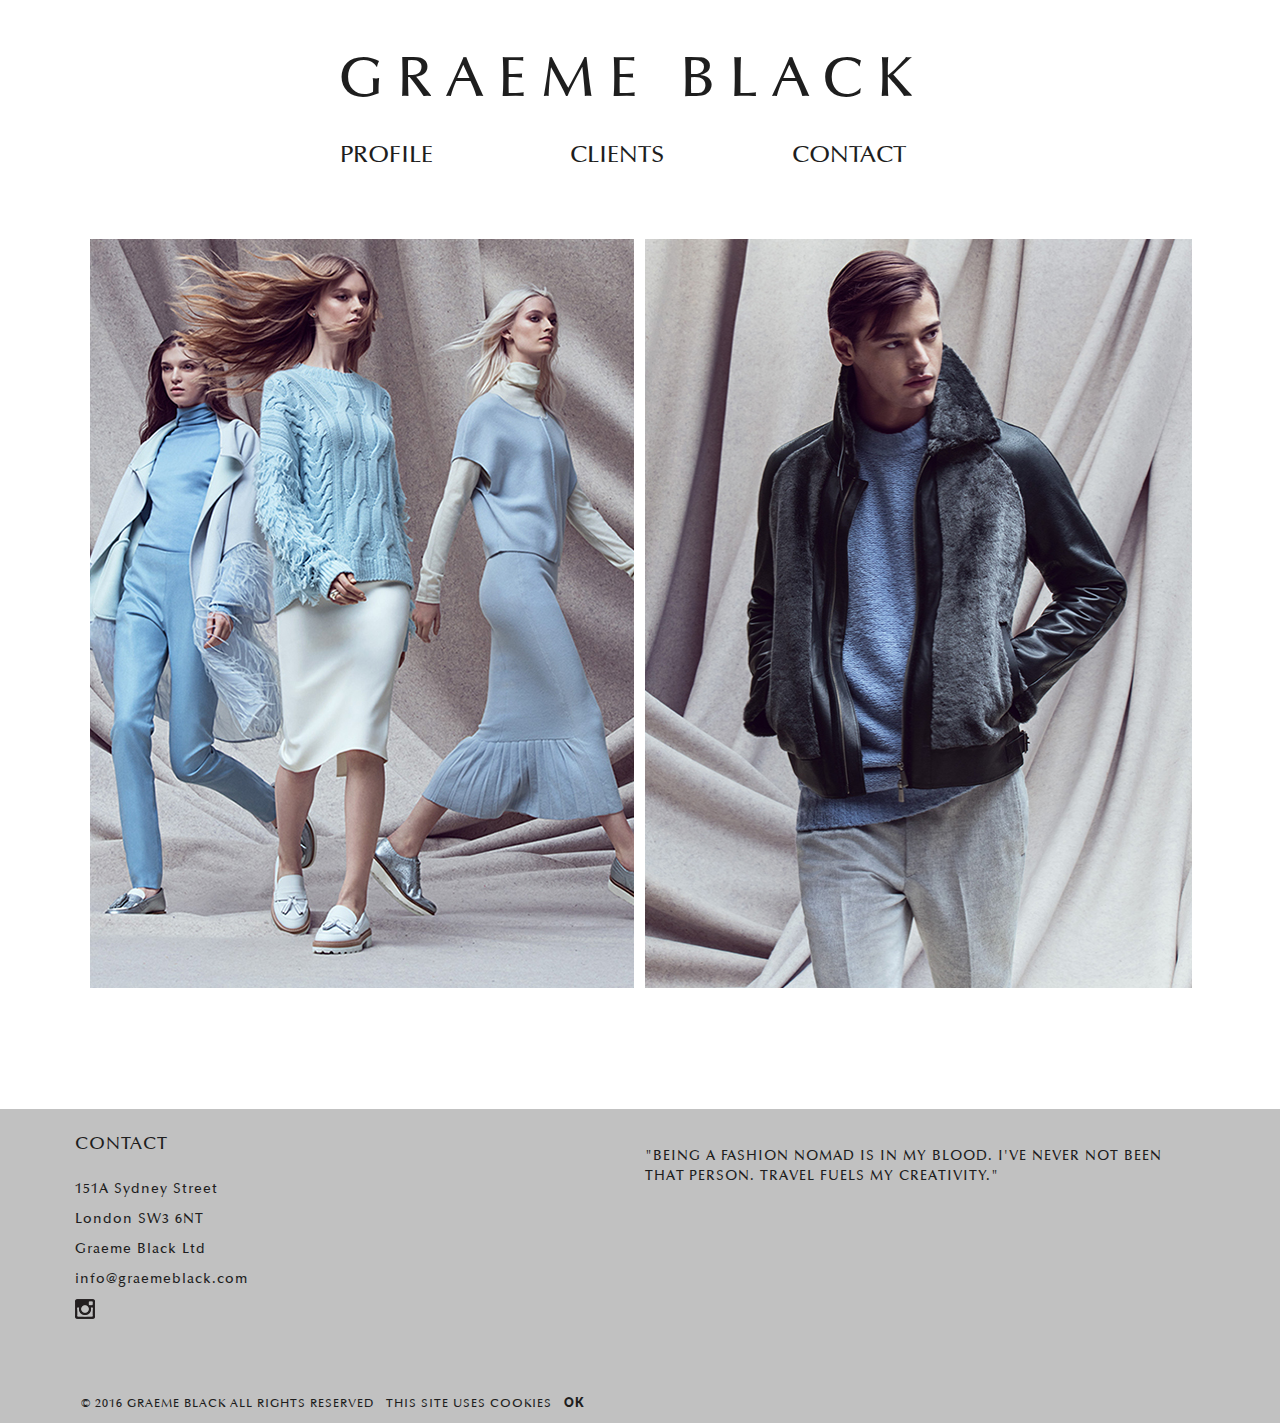
<file: index.html>
<!DOCTYPE html>
<html lang="en"><head>
    <meta charset="utf-8">
    <meta http-equiv="X-UA-Compatible" content="IE=edge">
    <meta name="viewport" content="width=device-width, initial-scale=1">
    <title>Greame Black</title>
    <link href="css/bootstrap.min.css" rel="stylesheet">
    <link href="css/ie10-viewport-bug-workaround.css" rel="stylesheet">
    <link href="css/navbar-fixed-top.css" rel="stylesheet">
    <link href="css/style.css" rel="stylesheet">
    <script src="js/ie-emulation-modes-warning.js"></script>
  </head>

  <body>

    <nav class="navbar navbar-default navbar-static-top" id="big-space-menu">
      <div class="container">
        <div class="navbar-header">
          <button type="button" class="navbar-toggle collapsed" data-toggle="collapse" data-target="#navbar" aria-expanded="false" aria-controls="navbar">
            <span class="sr-only">Toggle navigation</span>
            <span class="icon-bar"></span>
            <span class="icon-bar"></span>
            <span class="icon-bar"></span>
          </button>
          <div class="container">
            <a href="index.html"><p class="navbar-brand" id="brand-home">GRAEME BLACK</p></a>
          </div>
        </div>
        <div id="navbar" class="navbar-collapse collapse">
          <ul class="nav navbar-nav">
            <li><a href="profile.html" id="menu-index-1">PROFILE</a></li>
              <li class="dropdown"><a href="clients.html">CLIENTS</a>
                  <ul class="dropdown-menu">
                    <li class="dropdown-subpages-1"><a href="1436.html">1436</a></li>
                    <li class="dropdown-subpages-2">DESA</li>
                    <li class="dropdown-subpages-3">HUGO BOSS</li>
                    <li class="dropdown-subpages-4">GRAEME BLACK</li>
                    <li class="dropdown-subpages-5">SALVATORE FERRAGAMO</li>
                    <li class="dropdown-subpages-6">GIORGIO ARMANI</li>
                  </ul>
                </li>
            <li><a href="contact.html" id="menu-index-4">CONTACT</a></li>
          </ul>
        </div>
      </div>
    </nav>

    <div class="container">
      <div class="row">
        <div class="col-sm-6">
          <img class="home-image-left" src="gfx/home-image-left-3.jpg">
          <img class="home-image-left" src="gfx/home-image-left.jpg">
          <img class="home-image-left" src="gfx/home-image-left-2.jpg">
        </div>
        <div class="col-sm-6">
          <img class="home-image-right" src="gfx/home-image-right.jpg">
          <img class="home-image-right" src="gfx/home-image-right-3.jpg">
          <img class="home-image-right" src="gfx/home-image-right-2.jpg">
        </div>
      </div>
    </div>

    <div id="fotter-home">
      <div class="container">
        <div class="row">
          <div class="col-sm-6">
            <p id="first-left-p">CONTACT</p>
            <p>151A Sydney Street</p>
            <p>London SW3 6NT</p>
            <p>Graeme Black Ltd</p>
            <p>info@graemeblack.com</p>
            <a href="instagram.html">
              <img border="0" alt="W3Schools" src="gfx/insta.png" width="20" height="20">
            </a>
          </div>
          <div class="col-sm-6">
              <p class="mySlides">"Being a fashion nomad is in my blood. I've never not been that person. Travel fuels my creativity." <br><br></p>
              <p class="mySlides">"Graeme's clothes don't just work on the runway - he is brilliant at dressing real women with real bodies. It's all about a very modern, easy glamour."</p>
              <p class="mySlides">"The joy is in the hidden luxe. Putting emphasis on the craft and quality are key."
               <br> <br></p>
              <p class="mySlides">"... yet there’s another element; he strives for elegance. What woman making the investment of an heirloom cashmere piece could ask for more?"</p>
              <p class="mySlides">"No one understands cashmere like Graeme Black. He understands the international business from goat to coat. He really is beyond compare…"</p>
          </div>
            <p id="first-f-p">© 2016 GRAEME BLACK ALL RIGHTS RESERVED &nbsp; THIS SITE USES COOKIES &nbsp; <span id="span-fotter">OK</span></p>
        </div>
      </div>
    </div>

    <script>
       var myIndex = 1;
        carousel1();

        function carousel1() {
              var i;
              var x = document.getElementsByClassName("home-image-left");
              for (i = 0; i < x.length; i++) {
                 x[i].style.display = "none";
              }
              window.myIndex++;
              if (window.myIndex > x.length){
                  window.myIndex = 1;
              }
              var newindex = parseInt(window.myIndex-1);
              Object.keys(x).forEach(function (key) {
                if(key == newindex) {
                    x[key].style.display = "block";
                }
              });
              setTimeout(carousel1, 3000);
        }

          var secondIndex = 0;
          carousel2();

          function carousel2() {
              var i;
              var x = document.getElementsByClassName("home-image-right");
              for (i = 0; i < x.length; i++) {
                 x[i].style.display = "none";
              }
              window.secondIndex++;
              if (window.secondIndex > x.length) {window.secondIndex = 1}
              var newindex = parseInt(window.secondIndex-1);
              Object.keys(x).forEach(function (key) {
                if(key == newindex) {
                    x[key].style.display = "block";
                }
              });
              setTimeout(carousel2, 3000);
          }

          var thirdIndex = 0;
          carousel3();

          function carousel3() {
              var i;
              var x = document.getElementsByClassName("mySlides");
              for (i = 0; i < x.length; i++) {
                 x[i].style.display = "none";
              }
              window.thirdIndex++;
              if (window.thirdIndex > x.length) {window.thirdIndex = 1}
              var newindex = parseInt(window.thirdIndex-1);
              Object.keys(x).forEach(function (key) {
                if(key == newindex) {
                    x[key].style.display = "block";
                }
              });
              setTimeout(carousel3, 7000);
          }

    </script>
    <script src="https://ajax.googleapis.com/ajax/libs/jquery/1.12.4/jquery.min.js"></script>
    <script>window.jQuery || document.write('<script src="../../assets/js/vendor/jquery.min.js"><\/script>')</script>
    <script src="js/bootstrap.min.js"></script>
    <script src="js/ie10-viewport-bug-workaround.js"></script>
</body>
</html>
</file>
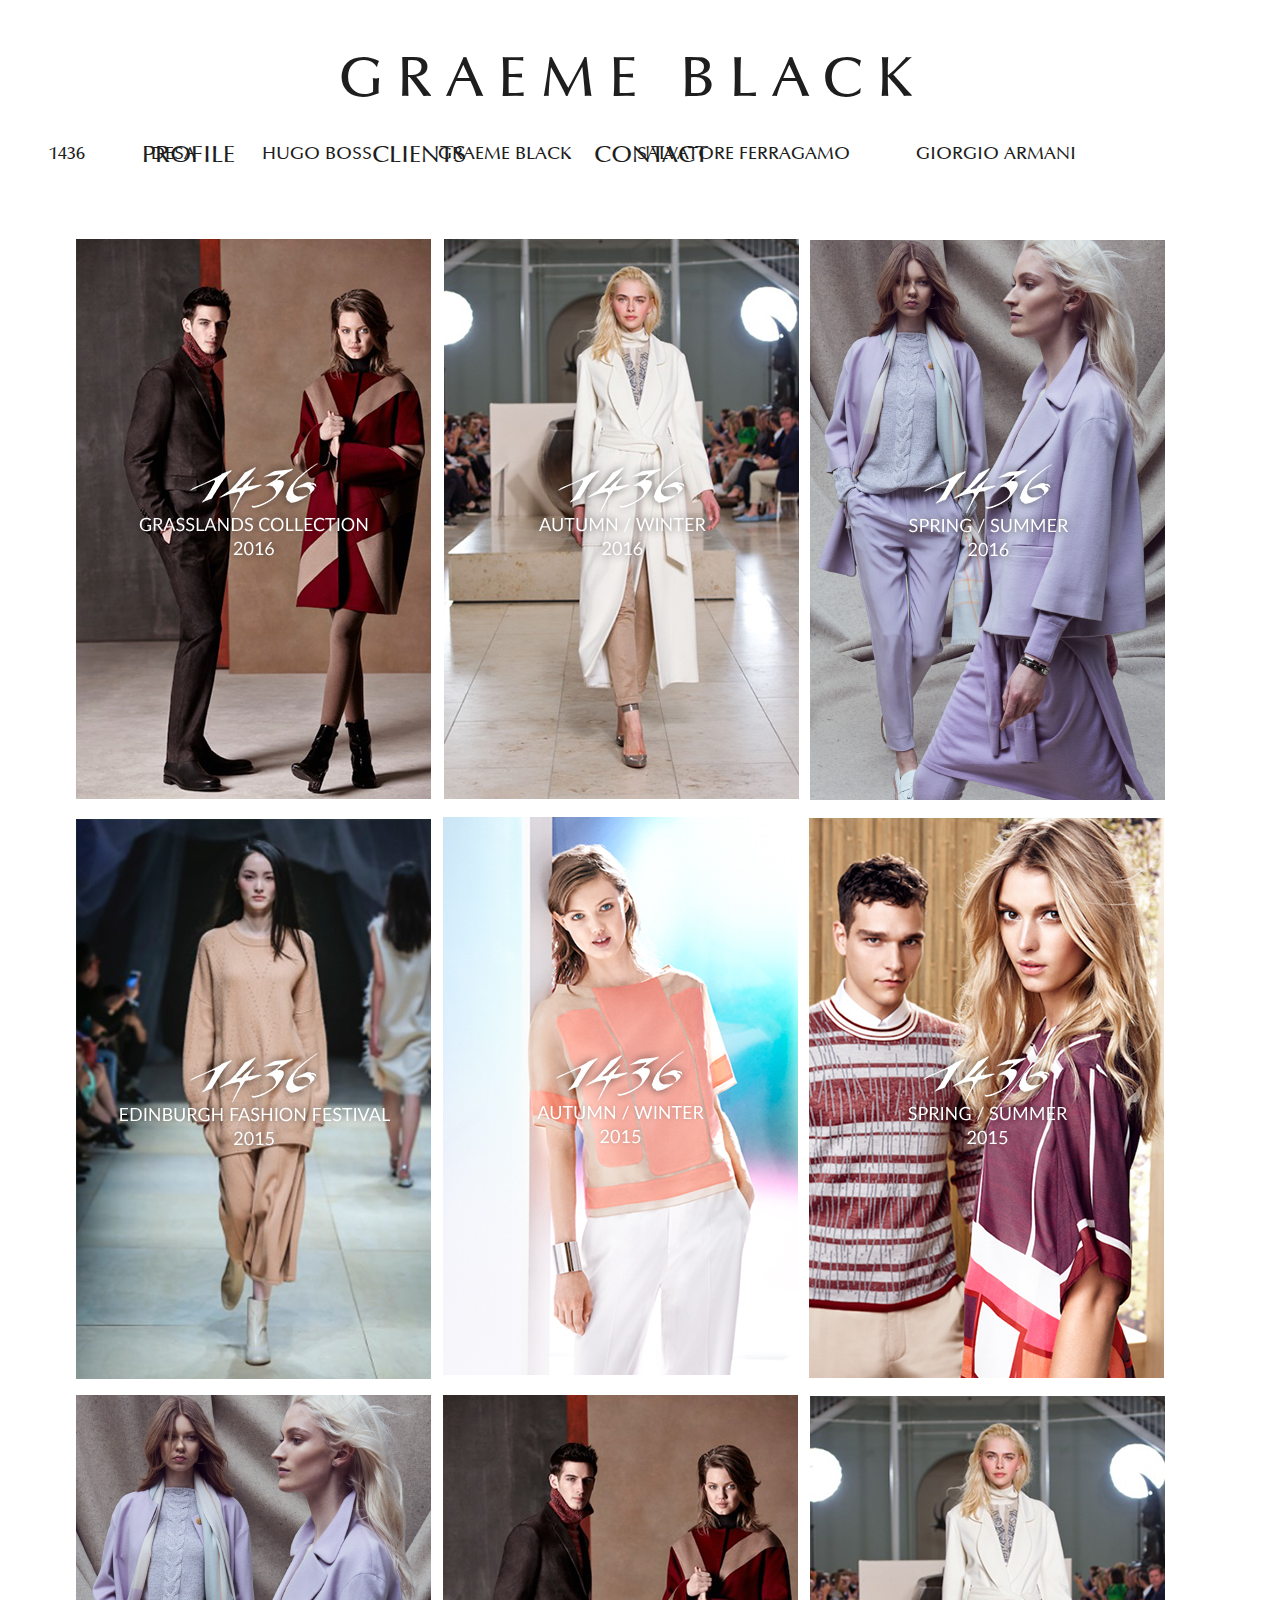
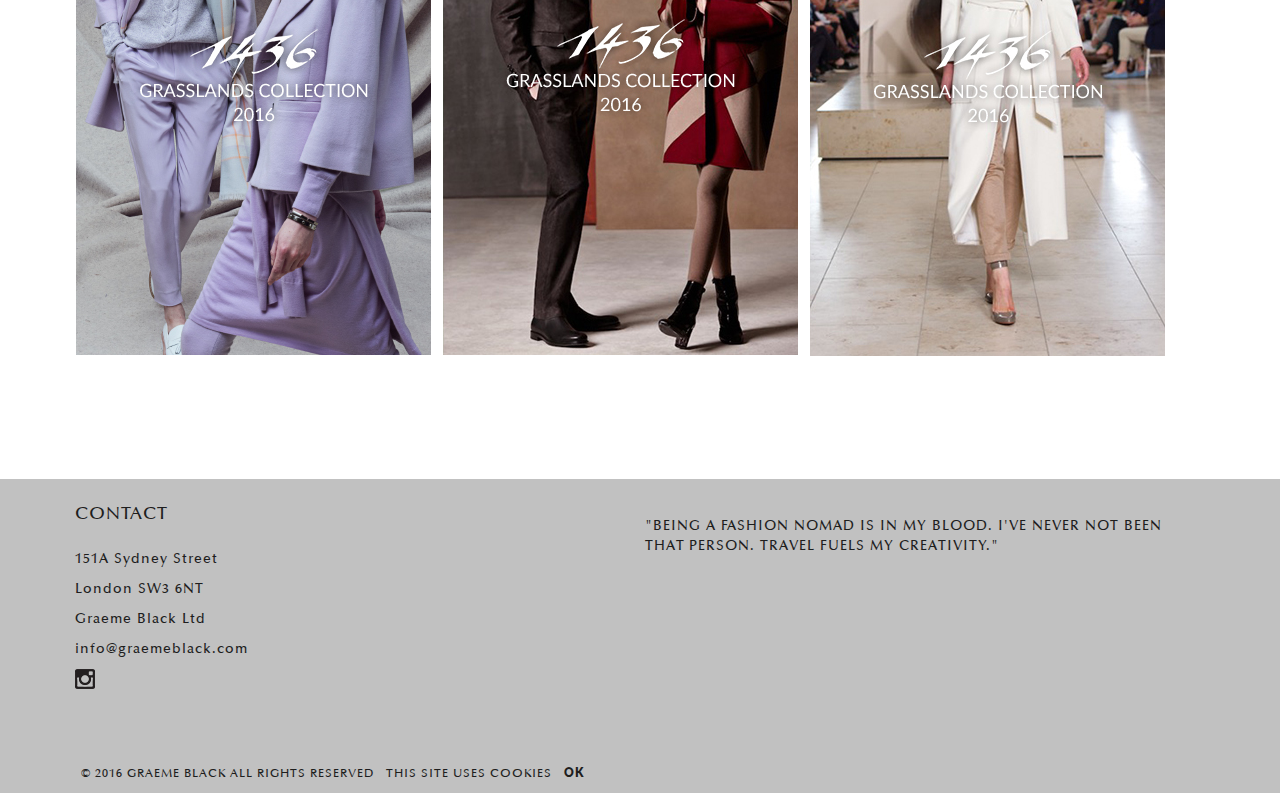
<file: 1436.html>
<!DOCTYPE html>
<html lang="en"><head>
    <meta charset="utf-8">
    <meta http-equiv="X-UA-Compatible" content="IE=edge">
    <meta name="viewport" content="width=device-width, initial-scale=1">
    <title>1436</title>
    <link href="css/bootstrap.min.css" rel="stylesheet">
    <link href="css/ie10-viewport-bug-workaround.css" rel="stylesheet">
    <link href="css/navbar-fixed-top.css" rel="stylesheet">
    <link href="css/style.css" rel="stylesheet">
    <script src="js/ie-emulation-modes-warning.js"></script>
  </head>

  <body>

    

    <nav class="navbar navbar-default navbar-static-top" id="big-space-menu">
      <div class="container">
        <div class="navbar-header">
          <button type="button" class="navbar-toggle collapsed" data-toggle="collapse" data-target="#navbar" aria-expanded="false" aria-controls="navbar">
            <span class="sr-only">Toggle navigation</span>
            <span class="icon-bar"></span>
            <span class="icon-bar"></span>
            <span class="icon-bar"></span>
          </button>
          <div class="container">
            <a href="index.html"><p class="navbar-brand" id="brand-home">GRAEME BLACK</p></a>
          </div>
        </div>
        <div id="navbar" class="navbar-collapse collapse">
          <ul class="nav navbar-nav" id="nav-f-row">
            <li><a href="profile.html" id="menu-index-1">PROFILE</a></li>
              <li class="dropdown"><a href="clients.html">CLIENTS</a>
            <li><a href="contact.html" id="menu-index-4">CONTACT</a></li>
          </ul> 
          <ul class="nav navbar-nav" id="second-nav">
            <li><a href="1436.html" class="colections-a-nav" id="submenu-1">1436</a></li>
            <li><a href="#" class="colections-a-nav" id="submenu-4">DESA</a></li>
            <li><a href="#" class="colections-a-nav" id="submenu-3">HUGO BOSS</a></li>
            <li><a href="#" class="colections-a-nav" id="submenu-5">GRAEME BLACK</a></li>
            <li><a href="#" class="colections-a-nav" id="submenu-2">SALVATORE FERRAGAMO</a></li>
            <li><a href="#" class="colections-a-nav" id="submenu-2">GIORGIO ARMANI</a></li>
          </ul>
        </div>
      </div>
    </nav>

    <div class="container"></div>

    <div class="container-fluid">
      <div class="row">
        <div class="col-md-4">
          <a href="1436_Grasslands.html"><img src="gfx/colection-1.jpg" alt="colection-1"></a>
        </div>
        <div class="col-md-4">
          <img src="gfx/colection-2.jpg" alt="colection-2">
        </div>
        <div class="col-md-4">
          <img src="gfx/colection-3.jpg" alt="colection-3">
        </div>
      </div>

      <div class="row">
        <div class="col-md-4">
          <img src="gfx/colection-4.jpg" alt="colection-4">
        </div>
        <div class="col-md-4">
          <img src="gfx/colection-5.jpg" alt="colection-5">        
        </div>
        <div class="col-md-4">
          <img src="gfx/colection-6.jpg" alt="colection-6">          
        </div>
      </div>  

      <div class="row">
        <div class="col-md-4">
          <img src="gfx/colection-7.jpg" alt="colection-7">          
        </div>
        <div class="col-md-4">
          <img src="gfx/colection-1.jpg" alt="colection-1">        
        </div>
        <div class="col-md-4">
          <img src="gfx/colection-8.jpg" alt="colection-8">      
        </div>
      </div>
    </div>

    <div id="fotter-home">
      <div class="container">
        <div class="row">
          <div class="col-sm-6">
            <p id="first-left-p">CONTACT</p>
            <p>151A Sydney Street</p>
            <p>London SW3 6NT</p>
            <p>Graeme Black Ltd</p>
            <p>info@graemeblack.com</p>
            <a href="#"><img src="gfx/insta.png" alt="insta" id="insta-icon"></a>
          </div>
          <div class="col-sm-6">
              <p class="mySlides">"Being a fashion nomad is in my blood. I've never not been that person. Travel fuels my creativity." <br><br></p>
              <p class="mySlides">"Graeme's clothes don't just work on the runway - he is brilliant at dressing real women with real bodies. It's all about a very modern, easy glamour."</p>
              <p class="mySlides">"The joy is in the hidden luxe. Putting emphasis on the craft and quality are key."
               <br> <br></p>
              <p class="mySlides">"... yet there’s another element; he strives for elegance. What woman making the investment of an heirloom cashmere piece could ask for more?"</p>
              <p class="mySlides">"No one understands cashmere like Graeme Black. He understands the international business from goat to coat. He really is beyond compare…"</p>
          </div>
            <p id="first-f-p">© 2016 GRAEME BLACK ALL RIGHTS RESERVED &nbsp; THIS SITE USES COOKIES &nbsp; <span id="span-fotter">OK</span></p>
        </div>
      </div>
    </div>

    <script>
      var myIndex = 0;
      carousel();

      function carousel() {
          var i;
          var x = document.getElementsByClassName("mySlides");
          for (i = 0; i < x.length; i++) {
             x[i].style.display = "none";
          }
          myIndex++;
          if (myIndex > x.length) {myIndex = 1}
          x[myIndex-1].style.display = "block";
          setTimeout(carousel, 7000); // Change image every 2 seconds
      }
    </script>

    <script src="https://ajax.googleapis.com/ajax/libs/jquery/1.12.4/jquery.min.js"></script>
    <script>window.jQuery || document.write('<script src="../../assets/js/vendor/jquery.min.js"><\/script>')</script>
    <script src="js/bootstrap.min.js"></script>
    <script src="js/ie10-viewport-bug-workaround.js"></script>
</body>
</html>
</file>
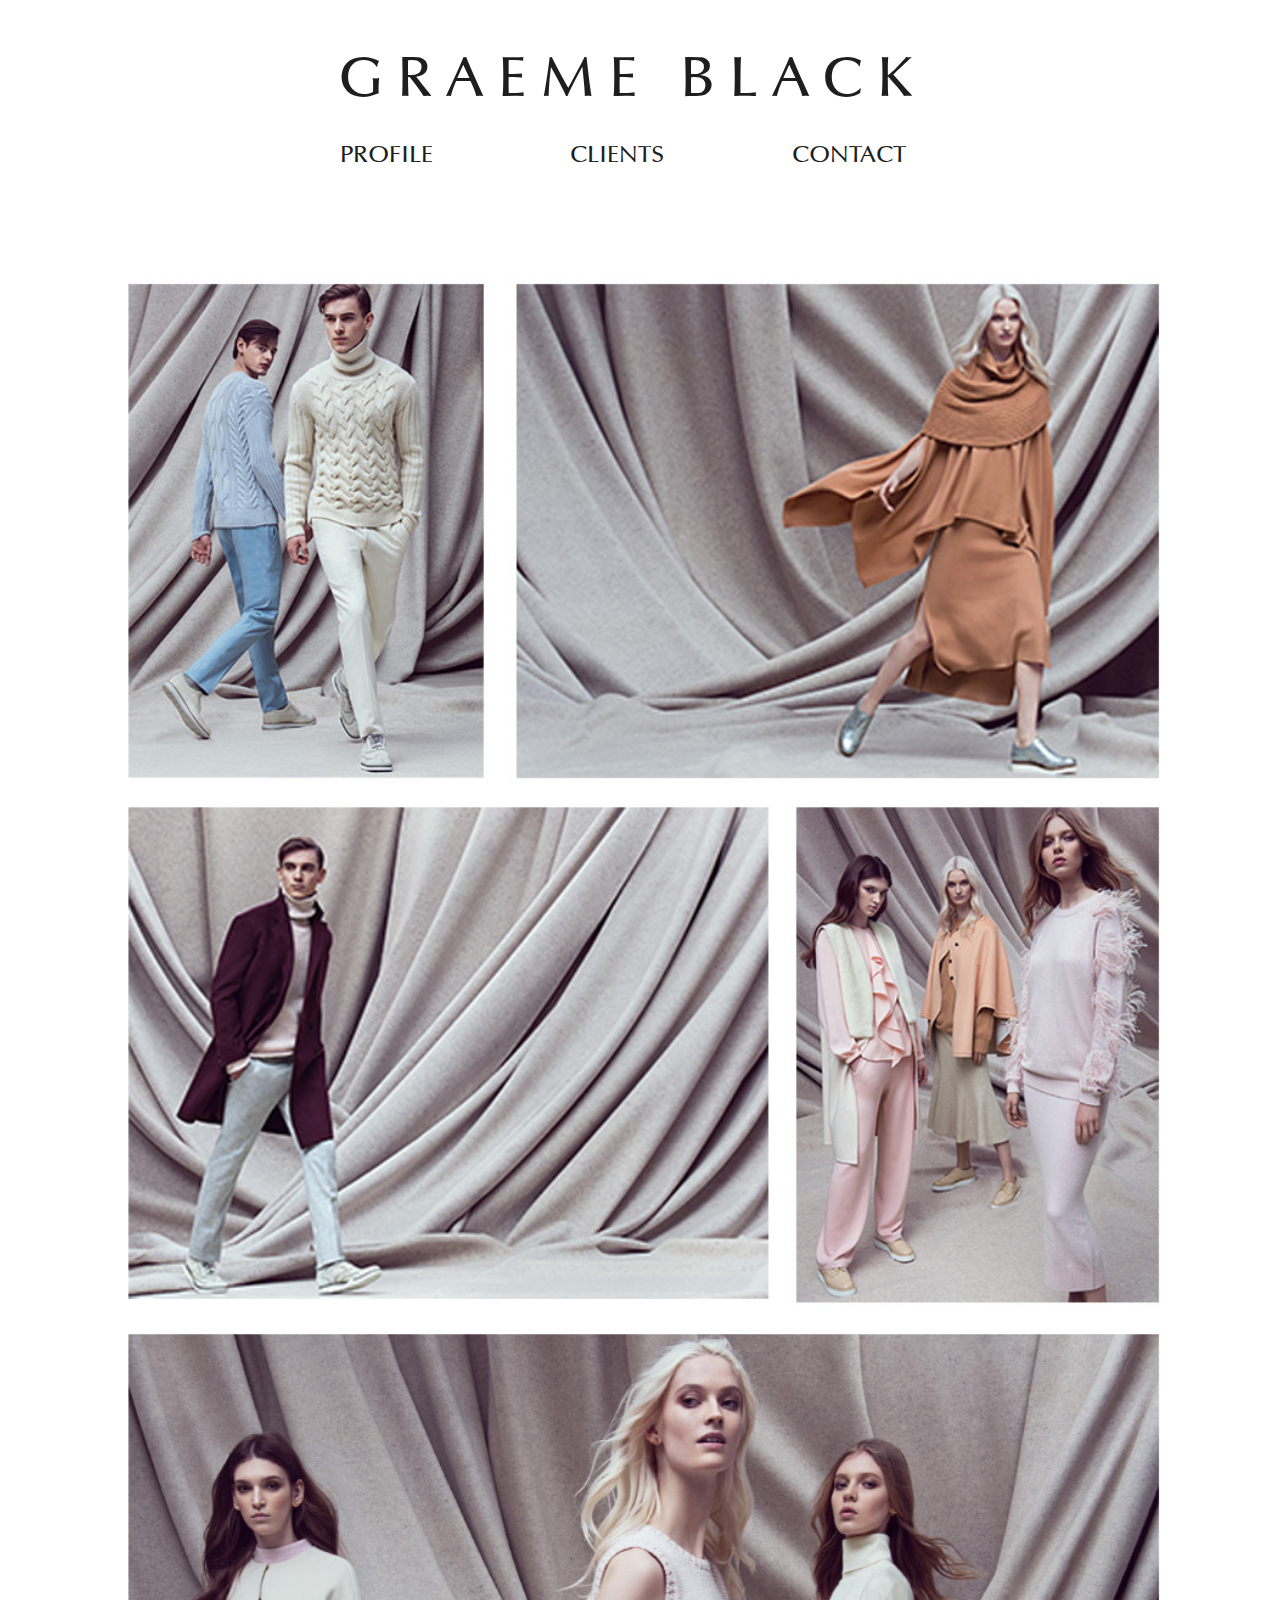
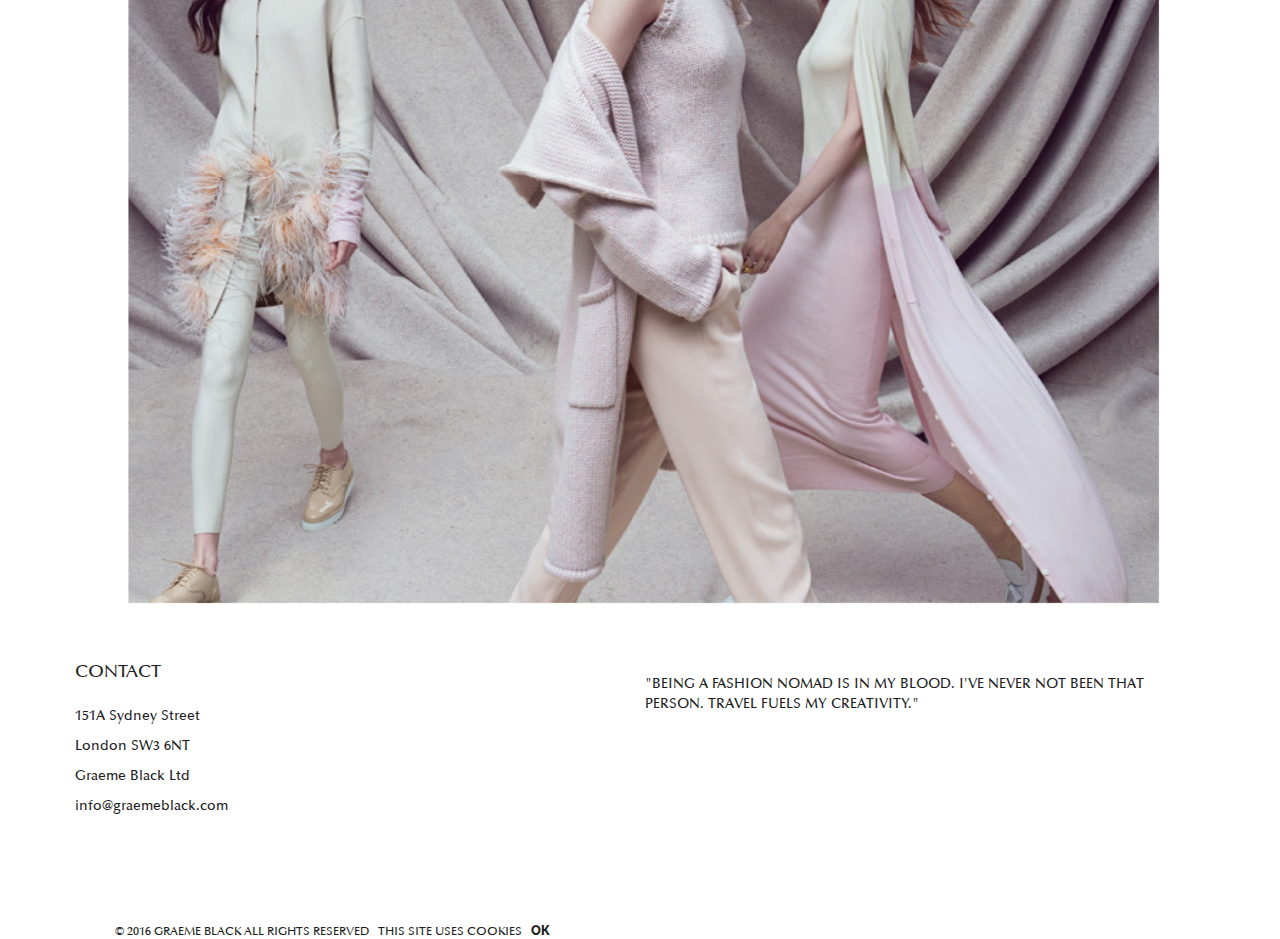
<file: 1436_Grasslands.html>
<!DOCTYPE html>
<html lang="en"><head>
    <meta charset="utf-8">
    <meta http-equiv="X-UA-Compatible" content="IE=edge">
    <meta name="viewport" content="width=device-width, initial-scale=1">
    <title>1436_Grasslands</title>
    <link href="css/bootstrap.min.css" rel="stylesheet">
    <link href="css/ie10-viewport-bug-workaround.css" rel="stylesheet">
    <link href="css/navbar-fixed-top.css" rel="stylesheet">
    <link href="css/style.css" rel="stylesheet">
    <script src="js/ie-emulation-modes-warning.js"></script>
  </head>

  <body>

    <nav class="navbar navbar-default navbar-static-top" id="big-space-menu">
      <div class="container">
        <div class="navbar-header">
          <button type="button" class="navbar-toggle collapsed" data-toggle="collapse" data-target="#navbar" aria-expanded="false" aria-controls="navbar">
            <span class="sr-only">Toggle navigation</span>
            <span class="icon-bar"></span>
            <span class="icon-bar"></span>
            <span class="icon-bar"></span>
          </button>
          <div class="container">
            <a href="index.html"><p class="navbar-brand" id="brand-home">GRAEME BLACK</p></a>
          </div>
        </div>
        <div id="navbar" class="navbar-collapse collapse">
          <ul class="nav navbar-nav">
            <li><a href="profile.html" id="menu-index-1">PROFILE</a></li>
              <li class="dropdown"><a href="clients.html">CLIENTS</a>
                  <ul class="dropdown-menu">
                    <li class="dropdown-subpages-1"><a href="1436.html">1436</a></li>
                    <li class="dropdown-subpages-2">DESA</li>
                    <li class="dropdown-subpages-3">HUGO BOSS</li>
                    <li class="dropdown-subpages-4">GRAEME BLACK</li>
                    <li class="dropdown-subpages-5">SALVATORE FERRAGAMO</li>
                    <li class="dropdown-subpages-6">GIORGIO ARMANI</li>
                  </ul>
                </li>
            <li><a href="contact.html" id="menu-index-4">CONTACT</a></li>
          </ul>
        </div>
      </div>
    </nav>
    
    <div class="container">
      <img src="gfx/1436-grasslands.jpg" alt="1436-grasslands" id="insta-image">
    </div>

    <div id="footer-home">
      <div class="container">
        <div class="row">
          <div class="col-sm-6">
            <p id="first-left-p">CONTACT</p>
            <p>151A Sydney Street</p>
            <p>London SW3 6NT</p>
            <p>Graeme Black Ltd</p>
            <p>info@graemeblack.com</p>
            <a href="instagram.html" class="instaicon"></a> 
          </div>
          <div class="col-sm-6">
              <p class="mySlides">"Being a fashion nomad is in my blood. I've never not been that person. Travel fuels my creativity." <br><br></p>
              <p class="mySlides">"Graeme's clothes don't just work on the runway - he is brilliant at dressing real women with real bodies. It's all about a very modern, easy glamour."</p>
              <p class="mySlides">"The joy is in the hidden luxe. Putting emphasis on the craft and quality are key."
               <br> <br></p>
              <p class="mySlides">"... yet there’s another element; he strives for elegance. What woman making the investment of an heirloom cashmere piece could ask for more?"</p>
              <p class="mySlides">"No one understands cashmere like Graeme Black. He understands the international business from goat to coat. He really is beyond compare…"</p>
          </div>
            <p id="first-f-p">© 2016 GRAEME BLACK ALL RIGHTS RESERVED &nbsp; THIS SITE USES COOKIES &nbsp; <span id="span-fotter">OK</span></p>
        </div>
      </div>
    </div>

    <script>
      var myIndex = 0;
      carousel();

      function carousel() {
          var i;
          var x = document.getElementsByClassName("mySlides");
          for (i = 0; i < x.length; i++) {
             x[i].style.display = "none";
          }
          myIndex++;
          if (myIndex > x.length) {myIndex = 1}
          x[myIndex-1].style.display = "block";
          setTimeout(carousel, 7000); // Change image every 2 seconds
      }
    </script>

    <script src="https://ajax.googleapis.com/ajax/libs/jquery/1.12.4/jquery.min.js"></script>
    <script>window.jQuery || document.write('<script src="../../assets/js/vendor/jquery.min.js"><\/script>')</script>
    <script src="js/bootstrap.min.js"></script>
    <script src="js/ie10-viewport-bug-workaround.js"></script>
</body>
</html>
</file>
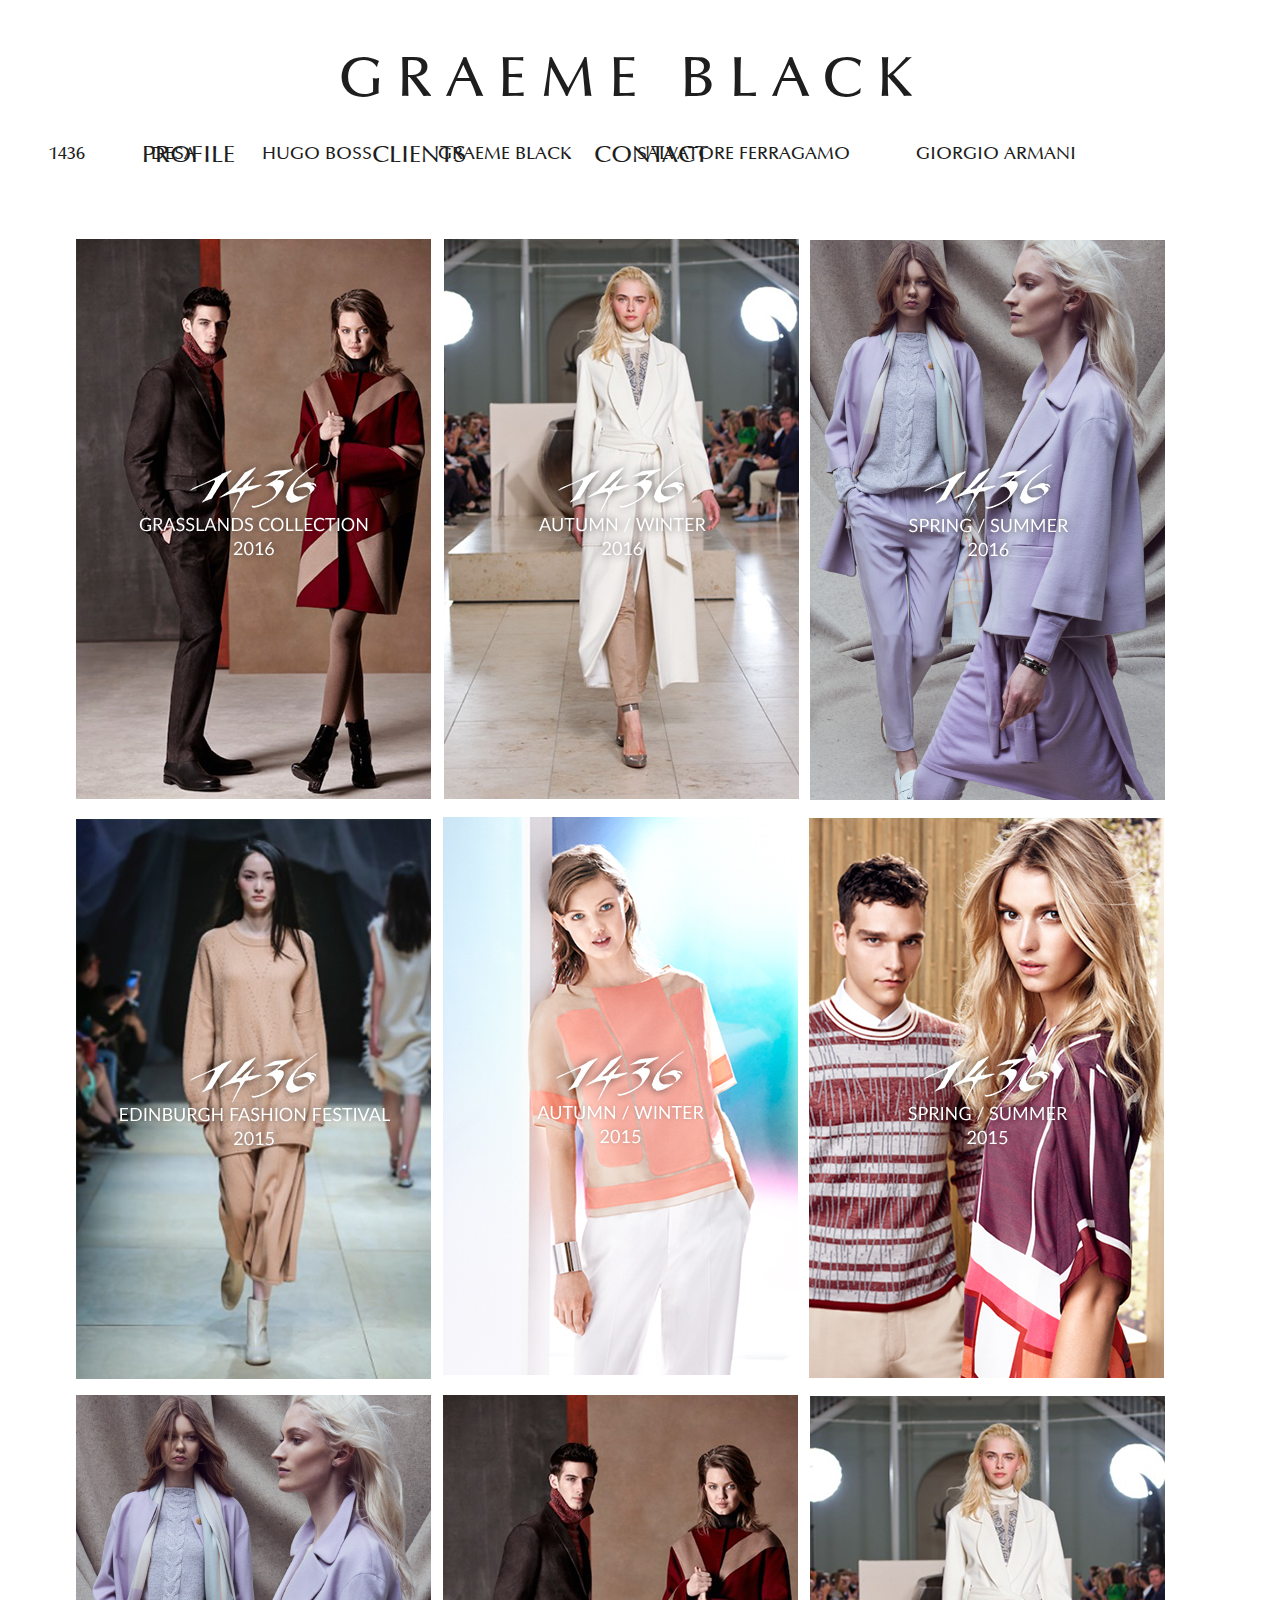
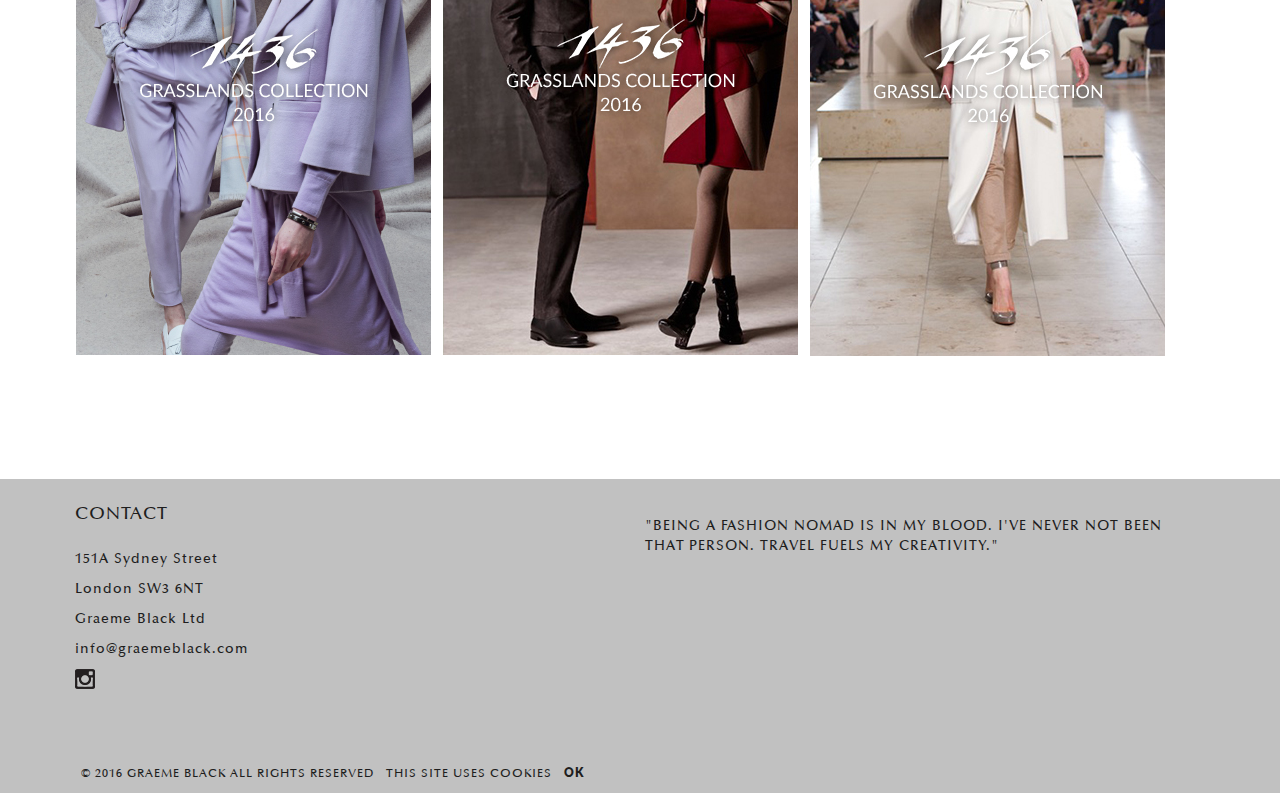
<file: clients.html>
<!DOCTYPE html>
<html lang="en"><head>
    <meta charset="utf-8">
    <meta http-equiv="X-UA-Compatible" content="IE=edge">
    <meta name="viewport" content="width=device-width, initial-scale=1">
    <title>Clients</title>
    <link href="css/bootstrap.min.css" rel="stylesheet">
    <link href="css/ie10-viewport-bug-workaround.css" rel="stylesheet">
    <link href="css/navbar-fixed-top.css" rel="stylesheet">
    <link href="css/style.css" rel="stylesheet">
    <script src="js/ie-emulation-modes-warning.js"></script>
  </head>

  <body>

    

    <nav class="navbar navbar-default navbar-static-top" id="big-space-menu">
      <div class="container">
        <div class="navbar-header">
          <button type="button" class="navbar-toggle collapsed" data-toggle="collapse" data-target="#navbar" aria-expanded="false" aria-controls="navbar">
            <span class="sr-only">Toggle navigation</span>
            <span class="icon-bar"></span>
            <span class="icon-bar"></span>
            <span class="icon-bar"></span>
          </button>
          <div class="container">
            <a href="index.html"><p class="navbar-brand" id="brand-home">GRAEME BLACK</p></a>
          </div>
        </div>
        <div id="navbar" class="navbar-collapse collapse">
          <ul class="nav navbar-nav" id="nav-f-row">
            <li><a href="profile.html" id="menu-index-1">PROFILE</a></li>
              <li class="dropdown"><a href="clients.html">CLIENTS</a>
            <li><a href="contact.html" id="menu-index-4">CONTACT</a></li>
          </ul> 
          <ul class="nav navbar-nav" id="second-nav">
            <li><a href="1436.html" class="colections-a-nav" id="submenu-1">1436</a></li>
            <li><a href="#" class="colections-a-nav" id="submenu-4">DESA</a></li>
            <li><a href="#" class="colections-a-nav" id="submenu-3">HUGO BOSS</a></li>
            <li><a href="#" class="colections-a-nav" id="submenu-5">GRAEME BLACK</a></li>
            <li><a href="#" class="colections-a-nav" id="submenu-2">SALVATORE FERRAGAMO</a></li>
            <li><a href="#" class="colections-a-nav" id="submenu-2">GIORGIO ARMANI</a></li>
          </ul>
        </div>
      </div>
    </nav>

    <div class="container"></div>

    <div class="container-fluid">
      <div class="row">
        <div class="col-md-4">
          <img src="gfx/colection-1.jpg" alt="colection-1">
        </div>
        <div class="col-md-4">
          <img src="gfx/colection-2.jpg" alt="colection-2">
        </div>
        <div class="col-md-4">
          <img src="gfx/colection-3.jpg" alt="colection-3">
        </div>
      </div>

      <div class="row">
        <div class="col-md-4">
          <img src="gfx/colection-4.jpg" alt="colection-4">
        </div>
        <div class="col-md-4">
          <img src="gfx/colection-5.jpg" alt="colection-5">        
        </div>
        <div class="col-md-4">
          <img src="gfx/colection-6.jpg" alt="colection-6">          
        </div>
      </div>  

      <div class="row">
        <div class="col-md-4">
          <img src="gfx/colection-7.jpg" alt="colection-7">          
        </div>
        <div class="col-md-4">
          <img src="gfx/colection-1.jpg" alt="colection-1">        
        </div>
        <div class="col-md-4">
          <img src="gfx/colection-8.jpg" alt="colection-8">      
        </div>
      </div>
    </div>

    <div id="fotter-home">
      <div class="container">
        <div class="row">
          <div class="col-sm-6">
            <p id="first-left-p">CONTACT</p>
            <p>151A Sydney Street</p>
            <p>London SW3 6NT</p>
            <p>Graeme Black Ltd</p>
            <p>info@graemeblack.com</p>
            <a href="#"><img src="gfx/insta.png" alt="insta" id="insta-icon"></a>
          </div>
          <div class="col-sm-6">
              <p class="mySlides">"Being a fashion nomad is in my blood. I've never not been that person. Travel fuels my creativity."  <br><br></p>
              <p class="mySlides">"Graeme's clothes don't just work on the runway - he is brilliant at dressing real women with real bodies. It's all about a very modern, easy glamour."</p>
              <p class="mySlides">"The joy is in the hidden luxe. Putting emphasis on the craft and quality are key."
               <br> <br></p>
              <p class="mySlides">"... yet there’s another element; he strives for elegance. What woman making the investment of an heirloom cashmere piece could ask for more?"</p>
              <p class="mySlides">"No one understands cashmere like Graeme Black. He understands the international business from goat to coat. He really is beyond compare…"</p>
          </div>
            <p id="first-f-p">© 2016 GRAEME BLACK ALL RIGHTS RESERVED &nbsp; THIS SITE USES COOKIES &nbsp; <span id="span-fotter">OK</span></p>
        </div>
      </div>
    </div>
    
    <script>
      var myIndex = 0;
      carousel();

      function carousel() {
          var i;
          var x = document.getElementsByClassName("mySlides");
          for (i = 0; i < x.length; i++) {
             x[i].style.display = "none";
          }
          myIndex++;
          if (myIndex > x.length) {myIndex = 1}
          x[myIndex-1].style.display = "block";
          setTimeout(carousel, 7000); // Change image every 2 seconds
      }
    </script>

    <script src="https://ajax.googleapis.com/ajax/libs/jquery/1.12.4/jquery.min.js"></script>
    <script>window.jQuery || document.write('<script src="../../assets/js/vendor/jquery.min.js"><\/script>')</script>
    <script src="js/bootstrap.min.js"></script>
    <script src="js/ie10-viewport-bug-workaround.js"></script>
</body>
</html>
</file>
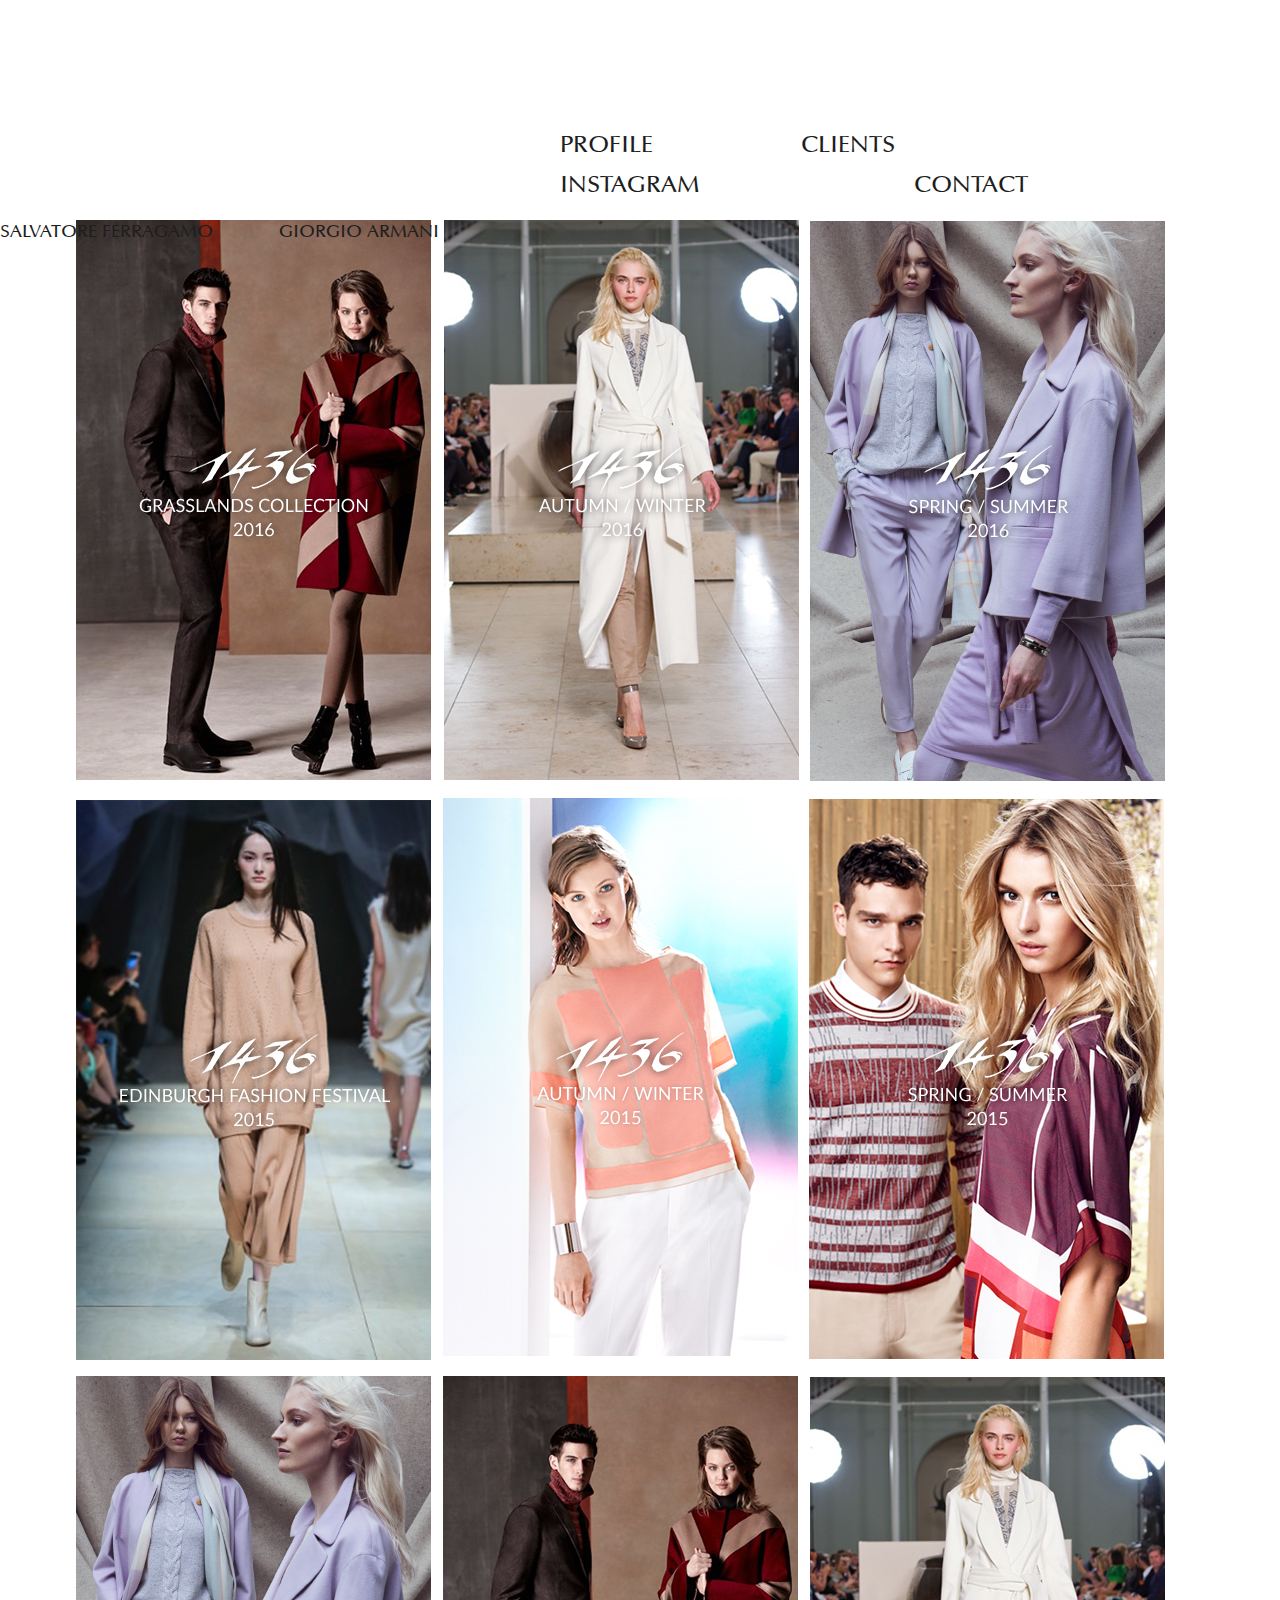
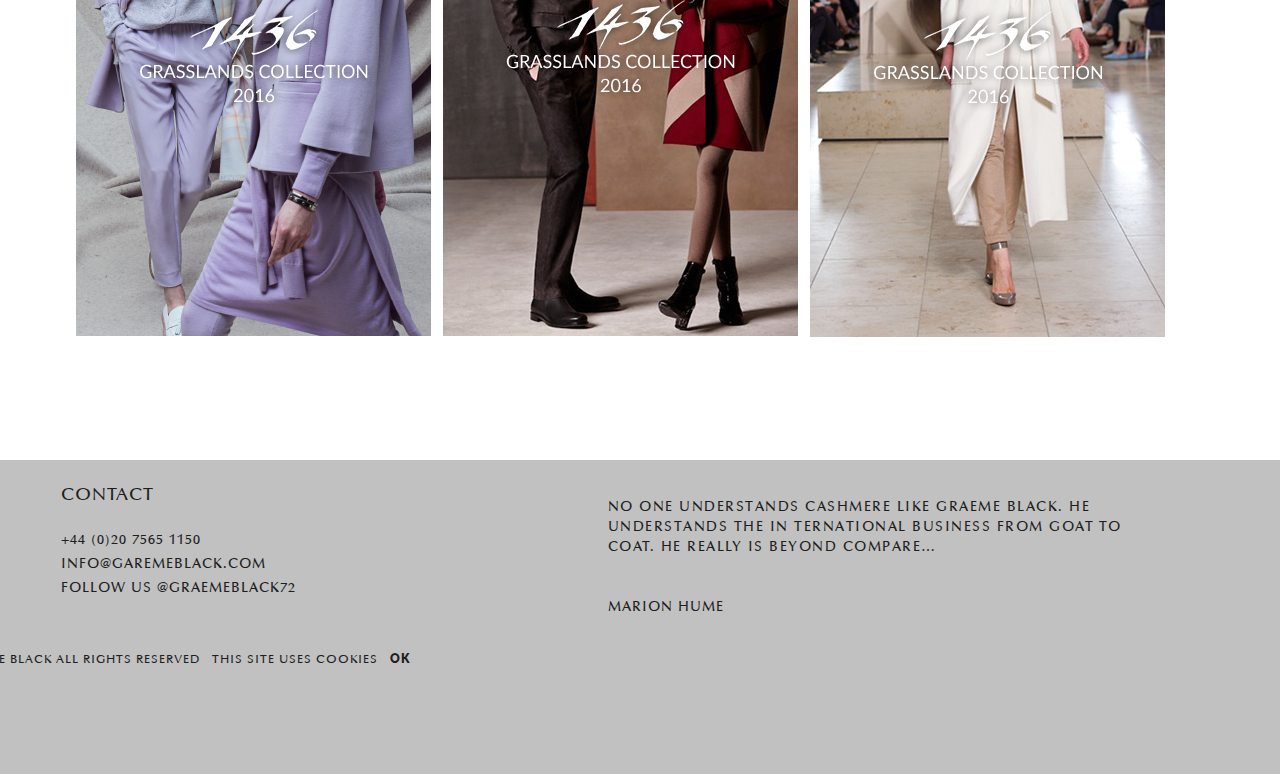
<file: colections.html>
<!DOCTYPE html>
<html lang="en"><head>
    <meta charset="utf-8">
    <meta http-equiv="X-UA-Compatible" content="IE=edge">
    <meta name="viewport" content="width=device-width, initial-scale=1">
    <title>Colections</title>
    <link href="css/bootstrap.min.css" rel="stylesheet">
    <link href="css/ie10-viewport-bug-workaround.css" rel="stylesheet">
    <link href="css/navbar-fixed-top.css" rel="stylesheet">
    <link href="css/style.css" rel="stylesheet">
    <script src="js/ie-emulation-modes-warning.js"></script>
  </head>

  <body>

    <nav class="navbar navbar-default navbar-static-top">
      <div class="container">
        <div class="navbar-header">
          <button type="button" class="navbar-toggle collapsed" data-toggle="collapse" data-target="#navbar" aria-expanded="false" aria-controls="navbar">
            <span class="sr-only">Toggle navigation</span>
            <span class="icon-bar"></span>
            <span class="icon-bar"></span>
            <span class="icon-bar"></span>
          </button>
          <a class="navbar-brand" href="index.html" id="brand-home"></a>
        </div>
        <div id="navbar" class="navbar-collapse collapse">
          <ul class="nav navbar-nav">
            <li><a href="profile.html" id="menu-1">PROFILE</a></li>
            <li class="dropdown">
              <a href="colections.html" class="dropdown-toggle" data-toggle="dropdown" role="button" aria-haspopup="true" aria-expanded="false">CLIENTS</a>
              <ul class="dropdown-menu">
                <li class="colections-a-nav">1436</li>
                <li class="colections-a-nav" id="submenu-3">DESA</li>
                <li class="colections-a-nav" id="submenu-5">HUGO BOSS</li>
                <li class="colections-a-nav" id="submenu-4">GRAEME BLACK</li>
                <li class="colections-a-nav" id="submenu-2">SALVATORE FERRAGAMO</li>
                <li class="colections-a-nav" id="submenu-2">GIORGIO ARMANI</li>
              </ul>
            </li>
            <li><a href="#">INSTAGRAM</a></li>
            <li><a href="contact.html" id="menu-4">CONTACT</a></li>
          </ul>
          <ul class="nav navbar-nav" id="second-nav">
            <li><a href="#" class="colections-a-nav">1436</a></li>
            <li><a href="#" class="colections-a-nav" id="submenu-4">DESA</a></li>
            <li><a href="#" class="colections-a-nav" id="submenu-3">HUGO BOSS</a></li>
            <li><a href="#" class="colections-a-nav" id="submenu-5">GRAEME BLACK</a></li>
            <li><a href="#" class="colections-a-nav" id="submenu-2">SALVATORE FERRAGAMO</a></li>
            <li><a href="#" class="colections-a-nav" id="submenu-2">GIORGIO ARMANI</a></li>
          </ul>
        </div>
      </div>
    </nav>

    <div class="container"></div>

    <div class="container-fluid">
      <div class="row">
        <div class="col-md-4">
          <img src="gfx/colection-1.jpg" alt="colection-1">
        </div>
        <div class="col-md-4">
          <img src="gfx/colection-2.jpg" alt="colection-2">
        </div>
        <div class="col-md-4">
          <img src="gfx/colection-3.jpg" alt="colection-3">
        </div>
      </div>

      <div class="row">
        <div class="col-md-4">
          <img src="gfx/colection-4.jpg" alt="colection-4">
        </div>
        <div class="col-md-4">
          <img src="gfx/colection-5.jpg" alt="colection-5">        
        </div>
        <div class="col-md-4">
          <img src="gfx/colection-6.jpg" alt="colection-6">          
        </div>
      </div>  

      <div class="row">
        <div class="col-md-4">
          <img src="gfx/colection-7.jpg" alt="colection-7">          
        </div>
        <div class="col-md-4">
          <img src="gfx/colection-1.jpg" alt="colection-1">        
        </div>
        <div class="col-md-4">
          <img src="gfx/colection-8.jpg" alt="colection-8">      
        </div>
      </div>
    </div>

    <div id="fotter-home">
      <div class="container" id="fotter-container">
        <div class="row">
          <div class="col-sm-6" id="col-left-fotter">
            <p id="first-left-p">CONTACT</p>
            <p class="fotter-info">+44 (0)20 7565 1150</p>
            <p class="fotter-info">INFO@GAREMEBLACK.COM</p>
            <p class="fotter-info">FOLLOW US @GRAEMEBLACK72</p>
            <p id="first-f-p">© 2016 GRAEME BLACK ALL RIGHTS RESERVED &nbsp; THIS SITE USES COOKIES &nbsp; <span id="span-fotter">OK</span></p>
          </div>
          <div class="col-sm-6" id="col-right-fotter">
            <p id="first-home-p">NO ONE UNDERSTANDS CASHMERE LIKE GRAEME BLACK. HE UNDERSTANDS THE IN TERNATIONAL BUSINESS FROM GOAT TO COAT. HE REALLY IS BEYOND COMPARE…</p>
            <p id="second-home-p">MARION HUME</p>
          </div>
        </div>
      </div>
    </div>

    <script src="https://ajax.googleapis.com/ajax/libs/jquery/1.12.4/jquery.min.js"></script>
    <script>window.jQuery || document.write('<script src="../../assets/js/vendor/jquery.min.js"><\/script>')</script>
    <script src="js/bootstrap.min.js"></script>
    <script src="js/ie10-viewport-bug-workaround.js"></script>
</body>
</html>
</file>
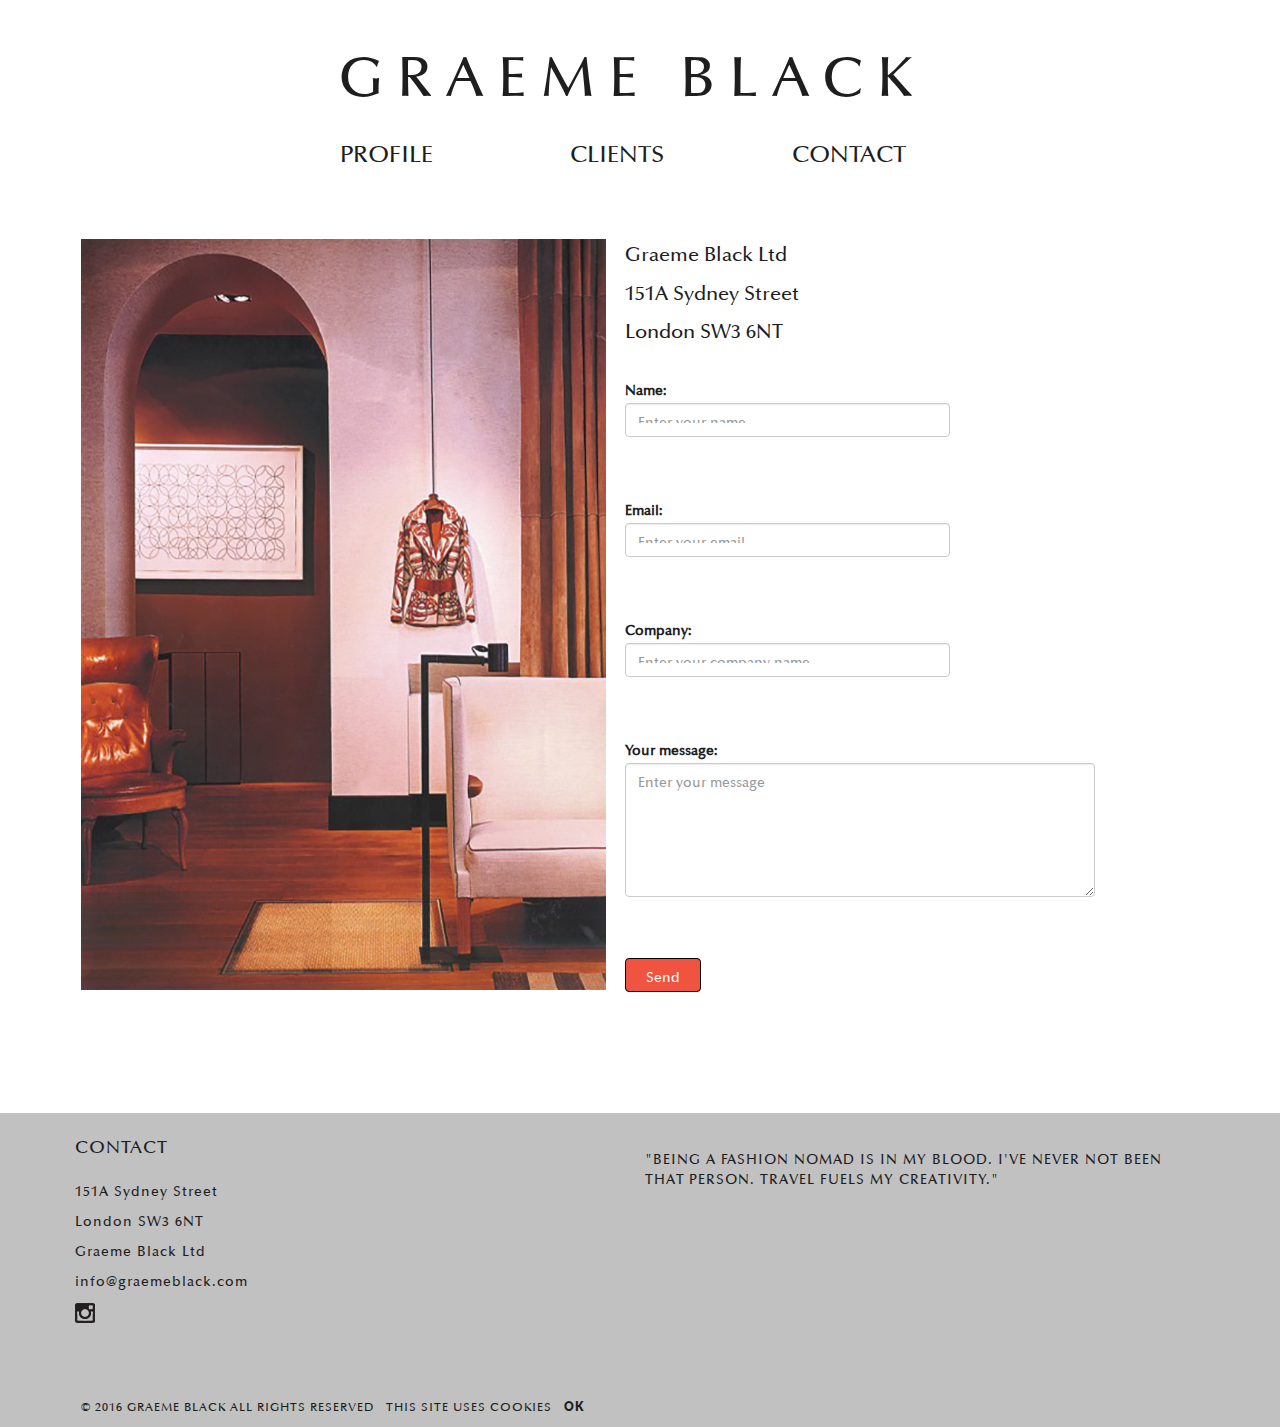
<file: contact.html>
<!DOCTYPE html>
<html lang="en"><head>
    <meta charset="utf-8">
    <meta http-equiv="X-UA-Compatible" content="IE=edge">
    <meta name="viewport" content="width=device-width, initial-scale=1">
    <title>Contact</title>
    <link href="css/bootstrap.min.css" rel="stylesheet">
    <link href="css/ie10-viewport-bug-workaround.css" rel="stylesheet">
    <link href="css/navbar-fixed-top.css" rel="stylesheet">
    <link href="css/style.css" rel="stylesheet">
    <script src="js/ie-emulation-modes-warning.js"></script>
  </head>

  <body>

    <nav class="navbar navbar-default navbar-static-top" id="big-space-menu">
      <div class="container">
        <div class="navbar-header">
          <button type="button" class="navbar-toggle collapsed" data-toggle="collapse" data-target="#navbar" aria-expanded="false" aria-controls="navbar">
            <span class="sr-only">Toggle navigation</span>
            <span class="icon-bar"></span>
            <span class="icon-bar"></span>
            <span class="icon-bar"></span>
          </button>
          <div class="container">
            <a href="index.html"><p class="navbar-brand" id="brand-home">GRAEME BLACK</p></a>
          </div>
        </div>
        <div id="navbar" class="navbar-collapse collapse">
          <ul class="nav navbar-nav">
            <li><a href="profile.html" id="menu-index-1">PROFILE</a></li>
              <li class="dropdown"><a href="clients.html">CLIENTS</a>
                  <ul class="dropdown-menu">
                    <li class="dropdown-subpages-1"><a href="1436.html">1436</a></li>
                    <li class="dropdown-subpages-2">DESA</li>
                    <li class="dropdown-subpages-3">HUGO BOSS</li>
                    <li class="dropdown-subpages-4">GRAEME BLACK</li>
                    <li class="dropdown-subpages-5">SALVATORE FERRAGAMO</li>
                    <li class="dropdown-subpages-6">GIORGIO ARMANI</li>
                  </ul>
                </li>
            <li><a href="contact.html" id="menu-index-4">CONTACT</a></li>
          </ul>
        </div>
      </div>
    </nav>
    
    <div class="container">
      <div class="row">
        <div class="col-sm-6">
          <img src="gfx/contact-image.jpeg" alt="gb-contact" id="contact-image">
        </div>
        <div class="col-sm-6" id="left-profile-column">

          <p class="profile-p">
            <p class="contact-p">Graeme Black Ltd</p>
            <p class="contact-p">151A Sydney Street</p>
            <p class="contact-p">London SW3 6NT</p>
          </p>

          <div>
            <form>
              <div class="form-group">
                <label for="email">Name:</label>
                <input type="name" class="form-control" id="email" placeholder="Enter your name">
              </div>
              <div class="form-group">
                <label for="pwd">Email:</label>
                <input type="email" class="form-control" id="pwd" placeholder="Enter your email">
              </div>
              <div class="form-group">
                <label for="pwd">Company:</label>
                <input type="company" class="form-control" id="pwd" placeholder="Enter your company name">
              </div>
              <div class="form-group">
                <label for="pwd">Your message:</label>
                <textarea class="form-control" rows="6" id="textarea-form" placeholder="Enter your message"></textarea>
              </div>
              <button type="submit" class="btn btn-default">Send</button>
            </form>
          </div>

        </div>
      </div>
    </div>

    <div id="fotter-home">
      <div class="container">
        <div class="row">
          <div class="col-sm-6">
            <p id="first-left-p">CONTACT</p>
            <p>151A Sydney Street</p>
            <p>London SW3 6NT</p>
            <p>Graeme Black Ltd</p>
            <p>info@graemeblack.com</p>
            <a href="#"><img src="gfx/insta.png" alt="insta" id="insta-icon"></a>
          </div>
          <div class="col-sm-6">
              <p class="mySlides">"Being a fashion nomad is in my blood. I've never not been that person. Travel fuels my creativity." <br><br></p>
              <p class="mySlides">"Graeme's clothes don't just work on the runway - he is brilliant at dressing real women with real bodies. It's all about a very modern, easy glamour."</p>
              <p class="mySlides">"The joy is in the hidden luxe. Putting emphasis on the craft and quality are key."
               <br> <br></p>
              <p class="mySlides">"... yet there’s another element; he strives for elegance. What woman making the investment of an heirloom cashmere piece could ask for more?"</p>
              <p class="mySlides">"No one understands cashmere like Graeme Black. He understands the international business from goat to coat. He really is beyond compare…"</p>
          </div>
            <p id="first-f-p">© 2016 GRAEME BLACK ALL RIGHTS RESERVED &nbsp; THIS SITE USES COOKIES &nbsp; <span id="span-fotter">OK</span></p>
        </div>
      </div>
    </div>


    <script>
      var myIndex = 0;
      carousel();

      function carousel() {
          var i;
          var x = document.getElementsByClassName("mySlides");
          for (i = 0; i < x.length; i++) {
             x[i].style.display = "none";
          }
          myIndex++;
          if (myIndex > x.length) {myIndex = 1}
          x[myIndex-1].style.display = "block";
          setTimeout(carousel, 7000); // Change image every 2 seconds
      }
    </script>

    <script src="https://ajax.googleapis.com/ajax/libs/jquery/1.12.4/jquery.min.js"></script>
    <script>window.jQuery || document.write('<script src="../../assets/js/vendor/jquery.min.js"><\/script>')</script>
    <script src="js/bootstrap.min.js"></script>
    <script src="js/ie10-viewport-bug-workaround.js"></script>
</body>
</html>
</file>
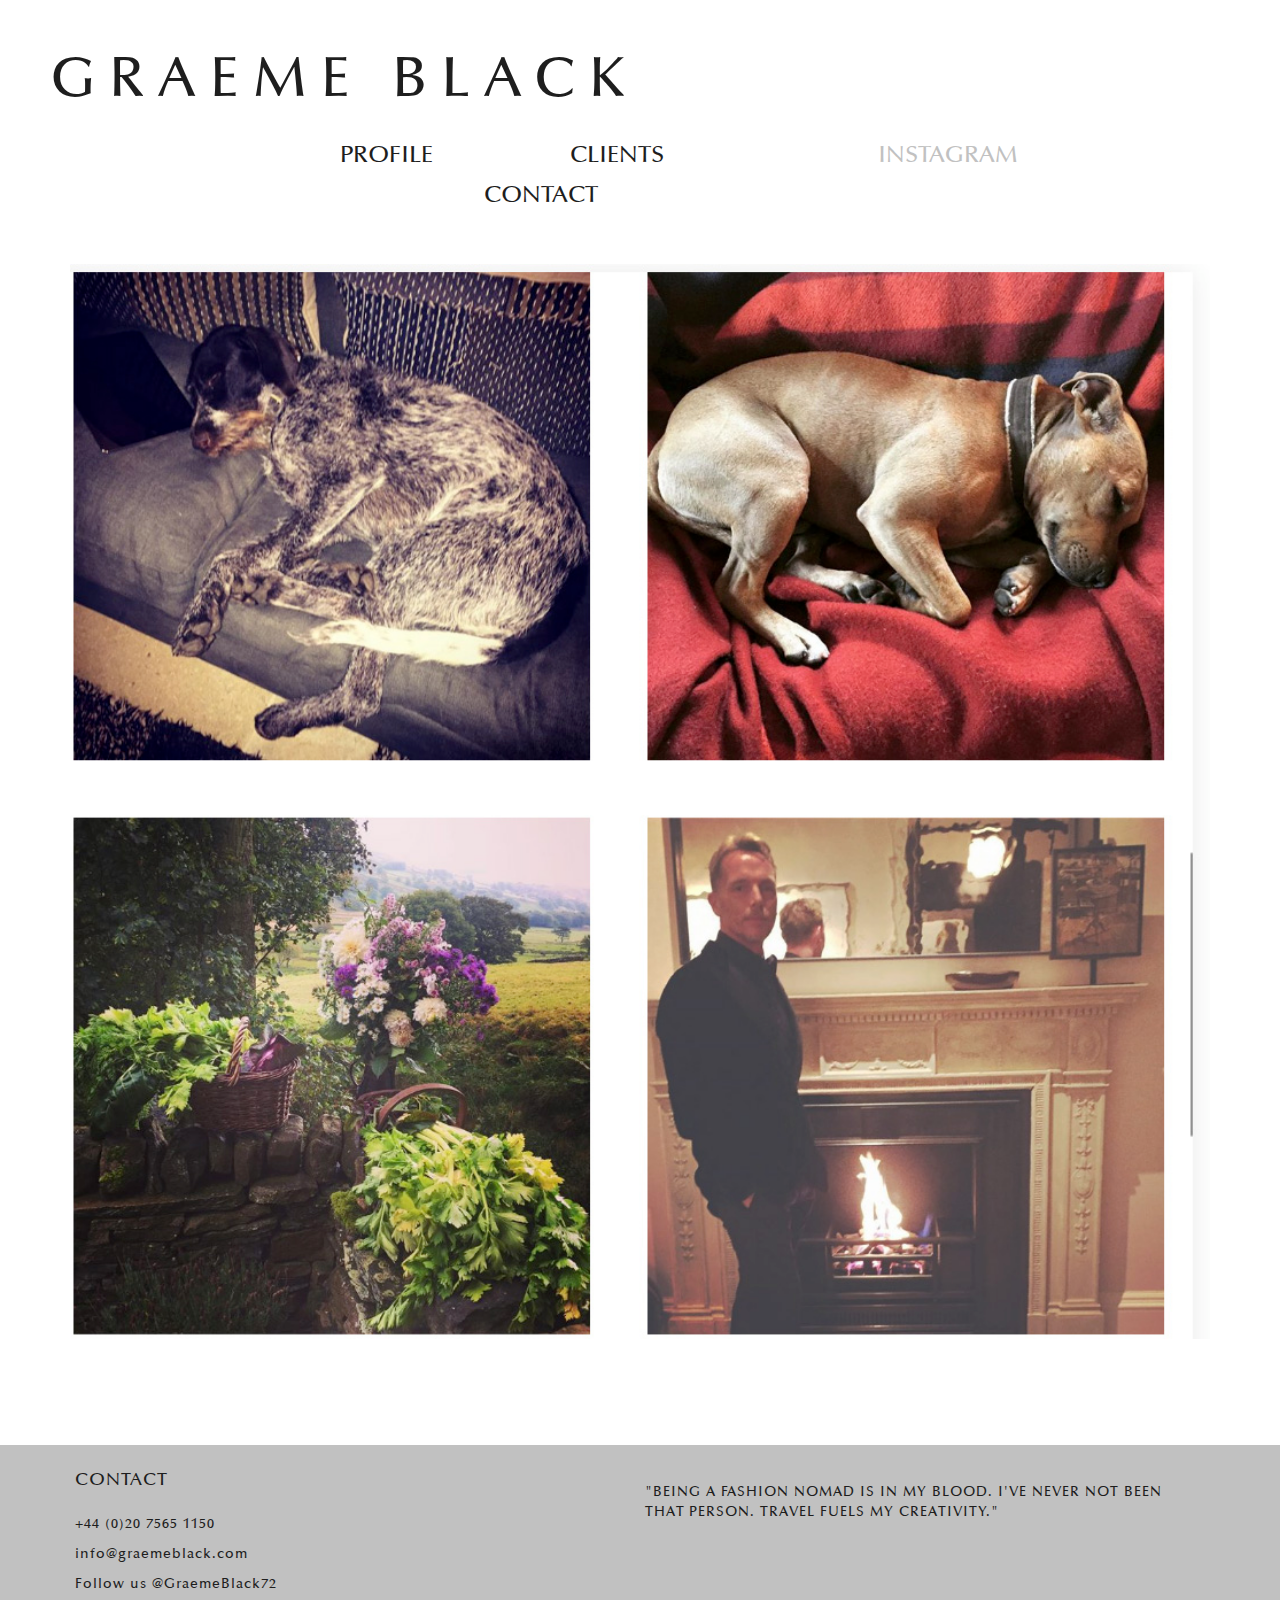
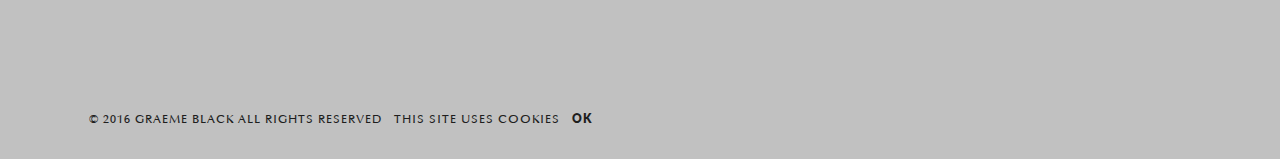
<file: instagram.html>
<!DOCTYPE html>
<html lang="en"><head>
    <meta charset="utf-8">
    <meta http-equiv="X-UA-Compatible" content="IE=edge">
    <meta name="viewport" content="width=device-width, initial-scale=1">
    <title>Instagram</title>
    <link href="css/bootstrap.min.css" rel="stylesheet">
    <link href="css/ie10-viewport-bug-workaround.css" rel="stylesheet">
    <link href="css/navbar-fixed-top.css" rel="stylesheet">
    <link href="css/style.css" rel="stylesheet">
    <script src="js/ie-emulation-modes-warning.js"></script>
  </head>

  <body>

    <nav class="navbar navbar-default navbar-static-top" id="big-space-menu">
      <div class="container">
        <div class="navbar-header">
          <button type="button" class="navbar-toggle collapsed" data-toggle="collapse" data-target="#navbar" aria-expanded="false" aria-controls="navbar">
            <span class="sr-only">Toggle navigation</span>
            <span class="icon-bar"></span>
            <span class="icon-bar"></span>
            <span class="icon-bar"></span>
          </button>
            <a href="index.html"><p class="navbar-brand" id="brand-home">GRAEME BLACK</p></a>
        </div>
        <div id="navbar" class="navbar-collapse collapse">
          <ul class="nav navbar-nav">
            <li><a href="profile.html" id="menu-index-1">PROFILE</a></li>
              <li class="dropdown"><a href="clients.html">CLIENTS</a>
                  <ul class="dropdown-menu">
                    <li class="dropdown-subpages-1"><a href="1436.html">1436</a></li>
                    <li class="dropdown-subpages-2">DESA</li>
                    <li class="dropdown-subpages-3">HUGO BOSS</li>
                    <li class="dropdown-subpages-4">GRAEME BLACK</li>
                    <li class="dropdown-subpages-5">SALVATORE FERRAGAMO</li>
                    <li class="dropdown-subpages-6">GIORGIO ARMANI</li>
                  </ul>
                </li>
            <li><a href="instagram.html" id="menu-insta-active">INSTAGRAM</a></li>
            <li><a href="contact.html" id="menu-index-4">CONTACT</a></li>
          </ul>
        </div>
      </div>
    </nav>
    
    <div class="container">
      <img src="gfx/instagram widget pro.jpg" alt="insta-widget" id="insta-image">
    </div>

    <div id="fotter-home">
      <div class="container">
        <div class="row">
          <div class="col-sm-6">
            <p id="first-left-p">CONTACT</p>
            <p>+44 (0)20 7565 1150</p>
            <p>info@graemeblack.com</p>
            <p>Follow us @GraemeBlack72</p>
          </div>
          <div class="col-sm-6">
              <p class="mySlides">"Being a fashion nomad is in my blood. I've never not been that person. Travel fuels my creativity."  &nbsp;  &nbsp;  &nbsp;  &nbsp;  &nbsp;  &nbsp;  &nbsp;  &nbsp;  &nbsp;  &nbsp;  &nbsp;  &nbsp;  &nbsp;  &nbsp;  &nbsp;  &nbsp;  &nbsp;  &nbsp;  &nbsp;  &nbsp;</p>
              <p class="mySlides">"Graeme's clothes don't just work on the runway - he is brilliant at dressing real women with real bodies. It's all about a very modern, easy glamour."</p>
              <p class="mySlides">"The joy is in the hidden luxe. Putting emphasis on the craft and quality are key."
               <br> <br></p>
              <p class="mySlides">"... yet there’s another element; he strives for elegance. What woman making the investment of an heirloom cashmere piece could ask for more?"</p>
              <p class="mySlides">"No one understands cashmere like Graeme Black. He understands the international business from goat to coat. He really is beyond compare…"</p>
          </div>
        </div>
        <div class="row">
          <div class="col-lg-12">
            <p id="first-f-p">© 2016 GRAEME BLACK ALL RIGHTS RESERVED &nbsp; THIS SITE USES COOKIES &nbsp; <span id="span-fotter">OK</span></p>   
          </div>       
        </div>
      </div>
    </div>

    <script>
      var myIndex = 0;
      carousel();

      function carousel() {
          var i;
          var x = document.getElementsByClassName("mySlides");
          for (i = 0; i < x.length; i++) {
             x[i].style.display = "none";
          }
          myIndex++;
          if (myIndex > x.length) {myIndex = 1}
          x[myIndex-1].style.display = "block";
          setTimeout(carousel, 7000); // Change image every 2 seconds
      }
    </script>

    <script src="https://ajax.googleapis.com/ajax/libs/jquery/1.12.4/jquery.min.js"></script>
    <script>window.jQuery || document.write('<script src="../../assets/js/vendor/jquery.min.js"><\/script>')</script>
    <script src="js/bootstrap.min.js"></script>
    <script src="js/ie10-viewport-bug-workaround.js"></script>
</body>
</html>
</file>
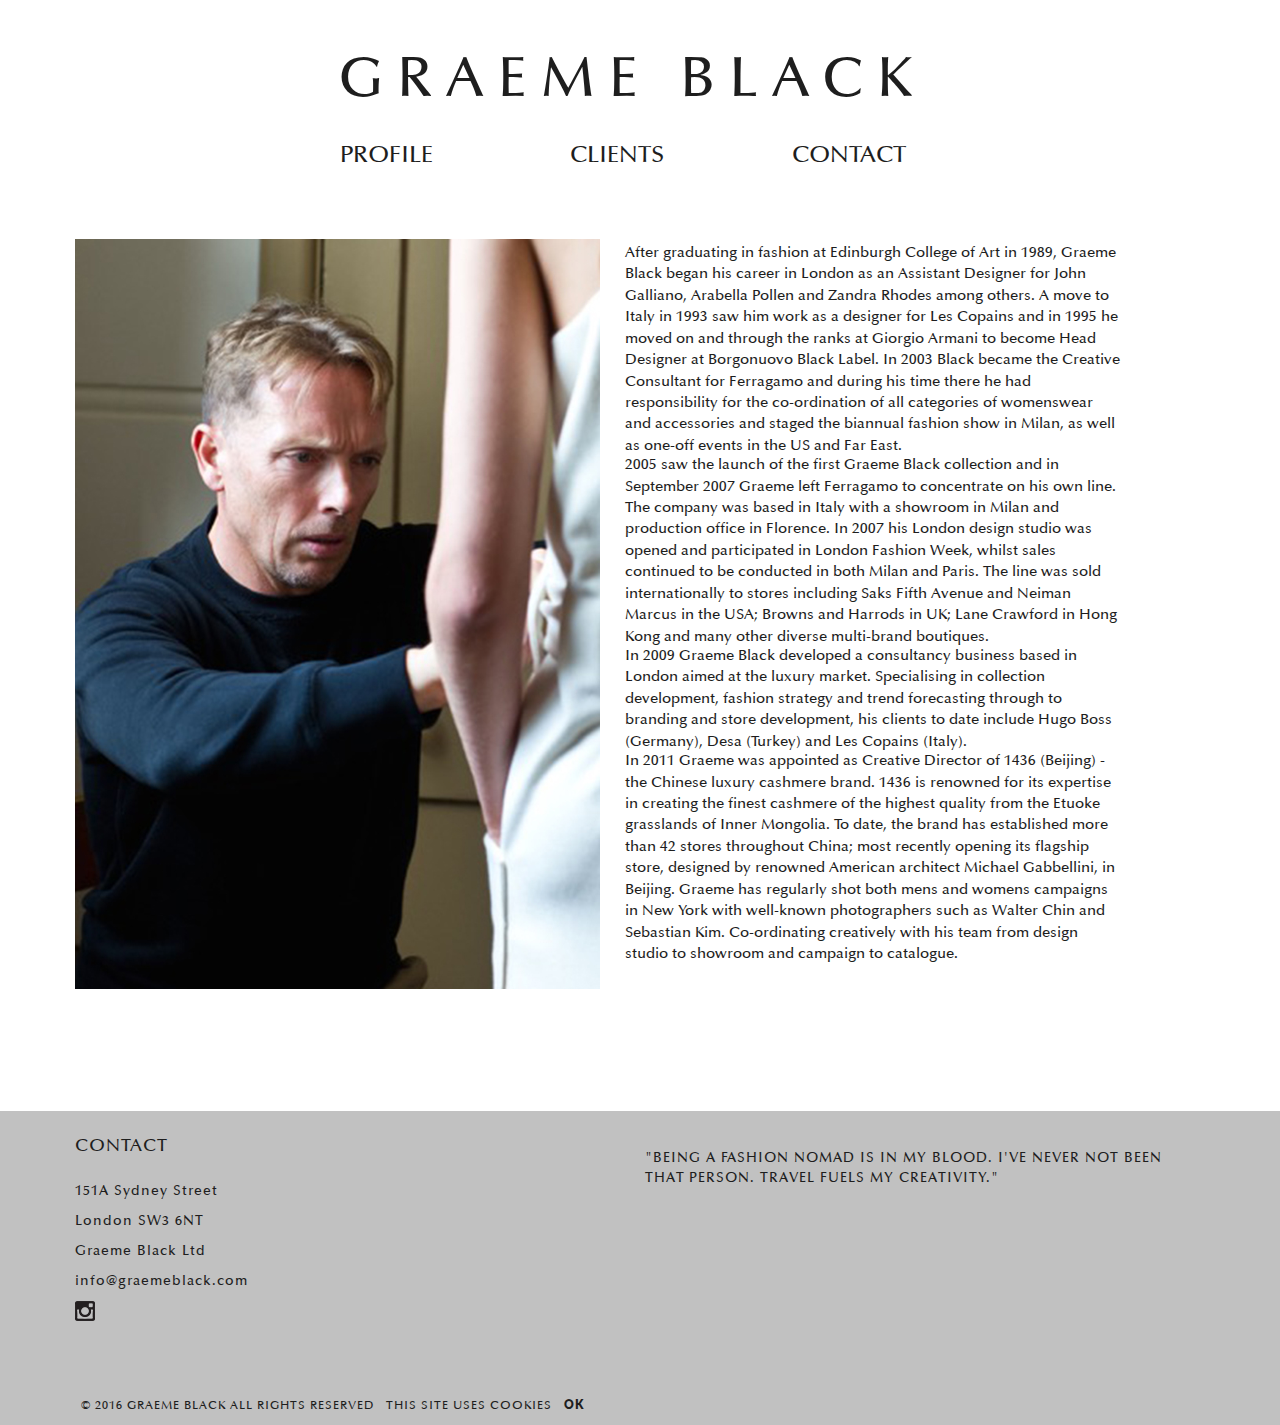
<file: profile.html>
<!DOCTYPE html>
<html lang="en"><head>
    <meta charset="utf-8">
    <meta http-equiv="X-UA-Compatible" content="IE=edge">
    <meta name="viewport" content="width=device-width, initial-scale=1">
    <title>Profile</title>
    <link href="css/bootstrap.min.css" rel="stylesheet">
    <link href="css/ie10-viewport-bug-workaround.css" rel="stylesheet">
    <link href="css/navbar-fixed-top.css" rel="stylesheet">
    <link href="css/style.css" rel="stylesheet">
    <script src="js/ie-emulation-modes-warning.js"></script>
  </head>

  <body>

    <nav class="navbar navbar-default navbar-static-top" id="big-space-menu">
      <div class="container">
        <div class="navbar-header">
          <button type="button" class="navbar-toggle collapsed" data-toggle="collapse" data-target="#navbar" aria-expanded="false" aria-controls="navbar">
            <span class="sr-only">Toggle navigation</span>
            <span class="icon-bar"></span>
            <span class="icon-bar"></span>
            <span class="icon-bar"></span>
          </button>
          <div class="container">
            <a href="index.html"><p class="navbar-brand" id="brand-home">GRAEME BLACK</p></a>
          </div>
        </div>
        <div id="navbar" class="navbar-collapse collapse">
          <ul class="nav navbar-nav">
            <li><a href="profile.html" id="menu-index-1">PROFILE</a></li>
              <li class="dropdown"><a href="clients.html">CLIENTS</a>
                  <ul class="dropdown-menu">
                    <li class="dropdown-subpages-1"><a href="1436.html">1436</a></li>
                    <li class="dropdown-subpages-2">DESA</li>
                    <li class="dropdown-subpages-3">HUGO BOSS</li>
                    <li class="dropdown-subpages-4">GRAEME BLACK</li>
                    <li class="dropdown-subpages-5">SALVATORE FERRAGAMO</li>
                    <li class="dropdown-subpages-6">GIORGIO ARMANI</li>
                  </ul>
                </li>
            <li><a href="contact.html" id="menu-index-4">CONTACT</a></li>
          </ul>
        </div>
      </div>
    </nav>

    <div class="container">
      <div class="row">
        <div class="col-sm-6">
          <img src="gfx/graeme-black-profile.jpg" alt="gb-profile">
        </div>
        <div class="col-sm-6" id="left-profile-column">

          <p class="profile-p">After graduating in fashion at Edinburgh College of Art in 1989, Graeme Black began his career in London as an Assistant Designer for John Galliano, Arabella Pollen and Zandra Rhodes among others. A move to Italy in 1993 saw him work as a designer for Les Copains and in 1995 he moved on and through the ranks at Giorgio Armani to become Head Designer at Borgonuovo Black Label. In 2003 Black became the Creative Consultant for Ferragamo and during his time there he had responsibility for the co-ordination of all categories of womenswear and accessories and staged the biannual fashion show in Milan, as well as one-off events in the US and Far East.</p>

          <p class="profile-p">2005 saw the launch of the first Graeme Black collection and in September 2007 Graeme left Ferragamo to concentrate on his own line. The company was based in Italy with a showroom in Milan and production office in Florence. In 2007 his London design studio was opened and participated in London Fashion Week, whilst sales continued to be conducted in both Milan and Paris. The line was sold internationally to stores including Saks Fifth Avenue and Neiman Marcus in the USA; Browns and Harrods in UK; Lane Crawford in Hong Kong and many other diverse multi-brand boutiques.</p>

          <p class="profile-p">In 2009 Graeme Black developed a consultancy business based in London aimed at the luxury market. Specialising in collection development, fashion strategy and trend forecasting through to branding and store development, his clients to date include Hugo Boss (Germany), Desa (Turkey) and Les Copains (Italy).</p>

          <p class="profile-p">In 2011 Graeme was appointed as Creative Director of 1436 (Beijing) - the Chinese luxury cashmere brand. 1436 is renowned for its expertise in creating the finest cashmere of the highest quality from the Etuoke grasslands of Inner Mongolia. To date, the brand has established more than 42 stores throughout China; most recently opening its flagship store, designed by renowned American architect Michael Gabbellini, in Beijing. Graeme has regularly shot both mens and womens campaigns in New York with well-known photographers such as Walter Chin and Sebastian Kim. Co-ordinating creatively with his team from design studio to showroom and campaign to catalogue.</p>
        </div>
      </div>
    </div>

    <div id="fotter-home">
      <div class="container">
        <div class="row">
          <div class="col-sm-6">
            <p id="first-left-p">CONTACT</p>
            <p>151A Sydney Street</p>
            <p>London SW3 6NT</p>
            <p>Graeme Black Ltd</p>
            <p>info@graemeblack.com</p>
            <a href="#"><img src="gfx/insta.png" alt="insta" id="insta-icon"></a>
          </div>
          <div class="col-sm-6">
              <p class="mySlides">"Being a fashion nomad is in my blood. I've never not been that person. Travel fuels my creativity." <br><br></p>
              <p class="mySlides">"Graeme's clothes don't just work on the runway - he is brilliant at dressing real women with real bodies. It's all about a very modern, easy glamour."</p>
              <p class="mySlides">"The joy is in the hidden luxe. Putting emphasis on the craft and quality are key."
               <br> <br></p>
              <p class="mySlides">"... yet there’s another element; he strives for elegance. What woman making the investment of an heirloom cashmere piece could ask for more?"</p>
              <p class="mySlides">"No one understands cashmere like Graeme Black. He understands the international business from goat to coat. He really is beyond compare…"</p>
          </div>
            <p id="first-f-p">© 2016 GRAEME BLACK ALL RIGHTS RESERVED &nbsp; THIS SITE USES COOKIES &nbsp; <span id="span-fotter">OK</span></p>
        </div>
      </div>
    </div>
    
    <script>
      var myIndex = 0;
      carousel();

      function carousel() {
          var i;
          var x = document.getElementsByClassName("mySlides");
          for (i = 0; i < x.length; i++) {
             x[i].style.display = "none";
          }
          myIndex++;
          if (myIndex > x.length) {myIndex = 1}
          x[myIndex-1].style.display = "block";
          setTimeout(carousel, 7000); // Change image every 2 seconds
      }
    </script>

    <script src="https://ajax.googleapis.com/ajax/libs/jquery/1.12.4/jquery.min.js"></script>
    <script>window.jQuery || document.write('<script src="../../assets/js/vendor/jquery.min.js"><\/script>')</script>
    <script src="js/bootstrap.min.js"></script>
    <script src="js/ie10-viewport-bug-workaround.js"></script>
</body>
</html>
</file>
<file: css/navbar-fixed-top.css>
body {
  min-height: 2000px;
  padding-top: 70px;
}
</file>
<file: css/style.css>
@font-face {
    font-family: 'Lato';
    src: url('../fonts/Lato-Regular.ttf');
    font-weight: normal;
    font-style: normal;
}

@font-face {
    font-family: 'Lato-B';
    src: url('../fonts/Lato-Black.ttf');
    font-weight: normal;
    font-style: normal;
}

@font-face {
    font-family: 'Optima';
    src: url('../fonts/OptimaMedium.ttf');
    font-weight: normal;
    font-style: normal;
}

@font-face {
    font-family: 'Optima-r';
    src: url('../fonts/OptimaRegular.ttf');
    font-weight: normal;
    font-style: normal;
}

body {
  	min-height: 929px;
  	padding-top: 0px;
  	text-align: center;
  	color: #1e1e1e;
    font-family: 'Optima';
  	font-size: 14px;
    background-color: #fff;
}

.navbar {
	border: none;
}

#big-space-menu {
    margin-bottom: 66px !important;
}

.navbar-default {
	background-color: #fff;
}

.navbar-nav {
    font-size: 24px;
    display: inline-block;
}

.navbar-default .navbar-collapse, .navbar-default .navbar-form {
    border-color: transparent !important;
}

.navbar-default .navbar-toggle:focus, .navbar-default .navbar-toggle:hover {
	background-color: #fff;
}

.navbar-default .navbar-toggle {
    border-color: transparent;
}

.navbar-default .navbar-toggle .icon-bar {
    background-color: #000;
}

.navbar-default .navbar-nav>li>a {
    color: #1e1e1e;
    background-color: transparent;
}

.navbar-default .navbar-nav>.open>a, .navbar-default .navbar-nav>.open>a:focus, .navbar-default .navbar-nav>.open>a:hover {
    color: #1e1e1e;
    background-color: transparent;    
}

.dropdown-subpages {
    padding: 0 0 6px;
}

.dropdown-subpages:hover {
    color: #505050;
}

.dropdown-menu {
    left: 11%;
    text-align: center !important;
    padding: 5px 10px 0px 10px;
    border-top: none;    
}

.nav>li>a {
	padding: 10px 73px;
}

#brand-home {
    margin-left: 0 !important;
    transform: translate(-50%, -14%);
    top: 50%;
    left: 50%;
    position: relative;
    margin-top: 50px;
}

.navbar-brand {
    background-image: none;
/*	background-position: center;
    width: 572px;
    height: 44px;
    margin-left: 163px !important;
    margin-top: 50px;*/
}

#menu-index-1 {
    margin-right: 2px;
}

#menu-index-2 {
	margin-right: 0px;
}

#menu-index-4 {
	margin-right: -12px;
}

#menu-1 {
    margin-right: 2px;
}

#menu-2 {
    margin-right: 0px;
}

#menu-4 {
    margin-right: 75px;
}

#second-nav {
    font-size: 18px;
}

#submenu-2 {
    margin-left: -4px;
}

#submenu-3 {
    margin-left: -5px;
    margin-right: 12px;  
}

#submenu-4 {
    margin-left: -20px;
    margin-right: 20px;   
}

#submenu-5 {
    margin-left: -33px;
    margin-right: 24px;    
}

.colections-a-nav {
    padding: 10px 45px !important;
}

#logo-intro {
    background-image: url(../gfx/logo-intro.jpg);
    background-position: center;
    height: 54px;
    width: 687px;
}

#first-intro-p {
    font-size: 14px;
    margin-top: 100px;
    width: 50em;
    letter-spacing: 1.5px;
    word-wrap: break-word;
}

#second-intro-p {
    font-size: 14px;
    text-align: right;
    margin-top: 40px;
}

#intro-section{
    position: absolute;
    top: 50%;
    left: 50%;
    -webkit-transform: translate(-50%, -50%);
    transform: translate(-50%, -50%);
}

#fotter-allrights {
	position: fixed;
    bottom: 0;
    left: 0;
    margin-left: 200px;
}

#span-fotter {
	font-family: 'Lato-B';
}

.home-image-left {
    display: none;
	padding-left: 0px;
	margin-bottom: 15px;
    width: 100%;
    height: 100%;
    margin: 0 auto;
}

.home-image-right {
	padding-right: 0px;
    display: none;
    width: 100%;
    height: 100%;
    margin: 0 auto;
}

#fotter-home {
        background-color: #c1c1c1;
    background-position: center;
    width: initial;
    height: 100%;
    margin-top: 106px;
    bottom: 0;
    left: 0;
    letter-spacing: 1px;
}

#first-f-p-intro { 
    left: 0;
    bottom: 0%;
    position: fixed;
    margin-left: 200px;
}

#first-f-p { 
    left: 0;
    bottom: -61%;
    position: absolute;
    font-size: 12px;
}

#fotter-container {
    padding-left: 6px;
}

#col-left-fotter {
    padding-left: 0px;
}

#col-right-fotter {
    margin-left: -33px;
}

.fotter-info {
    margin-bottom: 4px;
}

.col-sm-6 {
    text-align: left;
    padding-left: 5px;
    padding-right: 5px;
    padding-bottom: 15px;
}

.col-md-4 {
    width: 56.333333%;
    margin-bottom: 16px;
    margin-right: -685px;
    margin-left: -1px;
}

#first-left-p {
    margin-bottom: 22px;
    font-size: 18px;
    margin-top: 19px;
}

#first-home-p {
    font-size: 14px;
    margin-top: 30px;
    letter-spacing: 1.5px;
    text-align: left;
}

#second-home-p {
    font-size: 14px;
    text-align: left;
    margin-top: 20px;
    margin-bottom: 50px;
}

.profile-p {
    font-size: 15px;
    width: 33em;
    word-wrap: break-word;   
}

.dropdown:hover .dropdown-menu{
    display: block;
}

@media (min-width: 427px) {

	.home-image-left {
	    display: none;
	    width: 400px;
	    height: 549px;
	    clear: both;
	    background-size: contain;
	    background-position: center;
	}

	.home-image-right {
		padding-right: 0px;
	    display: none;
	    width: 400px;
	    height: 549px;
	    clear: both;
	    background-size: contain;
	    background-position: center;
	}

}

@media (min-width: 768px){

	.navbar {
		border: none;
	}

	#big-space-menu {
	    margin-bottom: 66px !important;
	}

	.navbar-default {
		background-color: #fff;
	}

	.navbar-nav {
	    margin: 20px -130px -24px 16px;
	    font-size: 24px;
	    display: inline-block;
	}

    .navbar-default .navbar-nav>li>a {
        color: #1e1e1e;
        background-color: transparent;
    }

    .navbar-default .navbar-nav>.open>a, .navbar-default .navbar-nav>.open>a:focus, .navbar-default .navbar-nav>.open>a:hover {
        color: #1e1e1e;
        background-color: transparent;    
    }

    .dropdown-subpages {
        padding: 0 0 6px;
    }

    .dropdown-subpages:hover {
        color: #505050;
    }

    .dropdown-menu {
        left: 11%;
        text-align: center !important;
        padding: 5px 10px 0px 10px;
        border-top: none;    
    }

	.nav>li>a {
		padding: 10px 73px;
	}

	#brand-home {
	    margin-left: -17px !important;
	}

	.navbar-brand {
	    background-image: none;
/*	    background-position: center;
	    width: 572px;
        height: 44px;
	    margin-left: 163px !important;
	    margin-top: 50px;*/
	}

	#menu-index-1 {
	    margin-left: -224px;
    	margin-right: -122px;
	    margin-bottom: 15px;
	}

	#menu-index-2 {
		margin-right: -95px;
	    margin-bottom: 20px;
	}

	#menu-index-3 {
	    margin-left: -70px;
	}

	#menu-index-4 {
	    margin-right: -33px;
    	margin-left: -74px;
	}

	#menu-1 {
	    margin-right: 2px;
	}

	#menu-2 {
	    margin-right: 0px;
	}

	#menu-4 {
	    margin-right: 75px;
	}

	#second-nav {
	    font-size: 18px;
	}

	#submenu-2 {
	    margin-left: -4px;
	}

	#submenu-3 {
	    margin-left: -5px;
	    margin-right: 12px;  
	}

	#submenu-4 {
	    margin-left: -20px;
	    margin-right: 20px;   
	}

	#submenu-5 {
	    margin-left: -33px;
	    margin-right: 24px;    
	}

	.colections-a-nav {
	    padding: 10px 45px !important;
	}

	#logo-intro {
	    background-image: url(../gfx/logo-intro.jpg);
	    background-position: center;
	    height: 54px;
	    width: 687px;
	}

	#first-intro-p {
	    font-size: 14px;
	    margin-top: 100px;
	    width: 50em;
	    letter-spacing: 1.5px;
	    word-wrap: break-word;
	}

	#second-intro-p {
	    font-size: 14px;
	    text-align: right;
	    margin-top: 40px;
	}

	#intro-section{
	    position: absolute;
	    top: 50%;
	    left: 50%;
	    -webkit-transform: translate(-50%, -50%);
	    transform: translate(-50%, -50%);
	}

	#fotter-allrights {
		position: fixed;
	    bottom: 0;
	    left: 0;
	    margin-left: 200px;
	}

	#span-fotter {
		font-family: 'Lato-B';
	}

	.home-image-left {
	    display: none;
		padding-left: 0px;
	    width: 100%;
	    height: 100%;
	}

	.home-image-right {
		padding-right: 0px;
	    display: none;
	    width: 100%;
	    height: 100%;
	}

	#fotter-home {
        background-color: #c1c1c1;
	    background-position: center;
	    width: initial;
	    height: 305px;
	    margin-top: 106px;
	    bottom: 0;
	    left: 0;
	    letter-spacing: 1px;
	}

	#first-f-p-intro { 
	    left: 0;
	    bottom: 0%;
	    position: fixed;
	    margin-left: 200px;
	}

	#first-f-p { 
	    left: 0;
	    bottom: 0;
	    top: 50px;
	    position: absolute;
	    font-size: 12px;
	}

	#fotter-container {
	    padding-left: 6px;
	}

	#col-left-fotter {
	    padding-left: 0px;
	}

	#col-right-fotter {
	    margin-left: -33px;
	}

	.fotter-info {
	    margin-bottom: 4px;
	}

	.col-sm-6 {
	    text-align: left;
	}

	.col-md-4 {
	    width: 56.333333%;
	    margin-bottom: 16px;
	    margin-right: -685px;
	    margin-left: -1px;
	}

	#first-left-p {
	    margin-bottom: 22px;
	    font-size: 18px;
	    margin-top: 19px;
	}

	#first-home-p {
	    font-size: 14px;
	    margin-top: 34px;
	    letter-spacing: 1.5px;
	    text-align: left;
	}

	#second-home-p {
	    font-size: 14px;
	    text-align: left;
	    margin-top: 40px;
	}

	.profile-p {
	    font-size: 15px;
	    width: 33em;
	    word-wrap: break-word;   
	}

}

@media (min-width: 992px){

	.navbar {
		border: none;
	}

	#big-space-menu {
	    margin-bottom: 66px !important;
	}

	.navbar-default {
		background-color: #fff;
	}

	.navbar-nav {
	    margin: 20px -110px -12px 86px;
	    font-size: 24px;
	    display: inline-block;
	}

    .navbar-default .navbar-nav>li>a {
        color: #1e1e1e;
        background-color: transparent;
    }

    .navbar-default .navbar-nav>.open>a, .navbar-default .navbar-nav>.open>a:focus, .navbar-default .navbar-nav>.open>a:hover {
        color: #1e1e1e;
        background-color: transparent;    
    }

    .dropdown-subpages {
        padding: 0 0 6px;
    }

    .dropdown-subpages:hover {
        color: #505050;
    }

    .dropdown-menu {
        left: 11%;
        text-align: center !important;
        padding: 5px 10px 0px 10px;
        border-top: none;    
    }

	.nav>li>a {
		padding: 10px 73px;
	}

	#brand-home {
	    margin-left: -15px !important;
	}

	.navbar-brand {
	    background-image: none;
/*	    background-position: center;
	    width: 572px;
        height: 44px;
	    margin-left: 163px !important;
	    margin-top: 50px;*/
	}

	#menu-index-1 {
	    margin-right: -60px;
	}

	#menu-index-2 {
		margin-right: -60px;
	}

	#menu-index-4 {
		margin-right: -12px;
	}

	#menu-1 {
	    margin-right: 2px;
	}

	#menu-2 {
	    margin-right: 0px;
	}

	#menu-4 {
	    margin-right: 75px;
	}

	#second-nav {
	    font-size: 18px;
	}

	#submenu-2 {
	    margin-left: -4px;
	}

	#submenu-3 {
	    margin-left: -5px;
	    margin-right: 12px;  
	}

	#submenu-4 {
	    margin-left: -20px;
	    margin-right: 20px;   
	}

	#submenu-5 {
	    margin-left: -33px;
	    margin-right: 24px;    
	}

	.colections-a-nav {
	    padding: 10px 33px !important;
	}

	#logo-intro {
	    background-image: url(../gfx/logo-intro.jpg);
	    background-position: center;
	    height: 54px;
	    width: 687px;
	}

	#first-intro-p {
	    font-size: 14px;
	    margin-top: 100px;
	    width: 50em;
	    letter-spacing: 1.5px;
	    word-wrap: break-word;
	}

	#second-intro-p {
	    font-size: 14px;
	    text-align: right;
	    margin-top: 40px;
	}

	#intro-section{
	    position: absolute;
	    top: 50%;
	    left: 50%;
	    -webkit-transform: translate(-50%, -50%);
	    transform: translate(-50%, -50%);
	}

	#fotter-allrights {
		position: fixed;
	    bottom: 0;
	    left: 0;
	    margin-left: 200px;
	}

	#span-fotter {
		font-family: 'Lato-B';
	}

	.home-image-left {
	    display: none;
		padding-left: 0px;
	    width: 100%;
	    height: 100%;
	}

	.home-image-right {
		padding-right: 0px;
	    display: none;
	    width: 100%;
	    height: 100%;
	}

	#fotter-home {
	    background-color: #c1c1c1;
	    background-position: center;
	    width: initial;
	    height: 285px;
	    margin-top: 106px;
	    bottom: 0;
	    left: 0;
	    letter-spacing: 1px;
	}

	#first-f-p-intro { 
	    left: 0;
	    bottom: 0%;
	    position: fixed;
	    margin-left: 200px;
	}

	#first-f-p { 
	    left: 0;
	    bottom: -61%;
	    position: absolute;
	    font-size: 12px;
	}

	#fotter-container {
	    padding-left: 6px;
	}

	#col-left-fotter {
	    padding-left: 0px;
	}

	#col-right-fotter {
	    margin-left: -33px;
	}

	.fotter-info {
	    margin-bottom: 4px;
	}

	.col-sm-6 {
	    text-align: left;
	}

	.col-md-4 {
	    width: 56.333333%;
	    margin-bottom: 16px;
	    margin-right: -685px;
	    margin-left: -1px;
	}

	#first-left-p {
	    margin-bottom: 22px;
	    font-size: 18px;
	    margin-top: 19px;
	}

	#first-home-p {
	    font-size: 14px;
	    margin-top: 34px;
	    letter-spacing: 1.5px;
	    text-align: left;
	}

	#second-home-p {
	    font-size: 14px;
	    text-align: left;
	    margin-top: 40px;
	}

	.profile-p {
	    font-size: 15px;
	    width: 33em;
	    word-wrap: break-word;   
	}
}

@media (min-width: 1200px){

	.navbar {
		border: none;
	}

	#big-space-menu {
	    margin-bottom: 66px !important;
	}

	#client-space-menu {
		margin-bottom: 30px !important;
	}

	.navbar-default {
		background-color: #fff;
	}

	#first-nav {
		margin-bottom: -28px;
	}

	.navbar-nav {
	    margin: 20px 0px -12px 417px;
	    font-size: 24px;
	    display: inline-block;
	}

	#nav-f-row {
	    margin-left: 219px;
	}

	.navbar-default .navbar-nav>li>a {
	    color: #1e1e1e;
        background-color: transparent;
    	margin-right: 68px;
	}

    .navbar-default .navbar-nav>.open>a, .navbar-default .navbar-nav>.open>a:focus, .navbar-default .navbar-nav>.open>a:hover {
        color: #1e1e1e;
        background-color: transparent;    
    }

    .dropdown-subpages-1 {
        padding: 0 0 6px;
        min-width: 69px;
    	display: table-cell;
    }

    .dropdown-subpages-1:hover {
        color: #505050;
    }

    .dropdown-subpages-2 {
        padding: 0 0 6px;
        min-width: 134px;
    	display: table-cell;
    }

    .dropdown-subpages-3:hover {
        color: #505050;
    }

    .dropdown-subpages-3 {
        padding: 0 0 6px;
        min-width: 122px;
    	display: table-cell;
    }

    .dropdown-subpages-3:hover {
        color: #505050;
    }

    .dropdown-subpages-4 {
        padding: 0 0 6px;
    	display: table-cell;
        min-width: 223px;
    }

    .dropdown-subpages-4:hover {
        color: #505050;
    }

    .dropdown-subpages-5 {
        padding: 0 0 6px;
        display: table-cell;
        min-width: 280px;
    }

    .dropdown-subpages-5:hover {
        color: #505050;
    }

    .dropdown-subpages-6 {
        padding: 0 0 6px;
        display: table-cell;
    	min-width: 260px;
    }

    .dropdown-subpages-6:hover {
        color: #505050;
    }

    .dropdown-menu {
        font-size: 18px;
	    box-shadow: none;
    	border: none;
        left: -129%;
	    text-align: center !important;
	    padding: 15px 10px 0px 10px;
	    border-top: none;  
    }

	.nav>li>a {
		padding: 10px 73px;
	}

	#brand-home {
	    margin-left: -23px !important;
	    color: #1e1e1e;
	    font-size: 57px;
	    letter-spacing: 14px;
	}

	#brand-profile {
	    margin-left: 179px !important;
	    transform: translate(-50%, -14%);
	    top: 50%;
	    left: 50%;
	    position: relative;
	    margin-top: 50px;
	}

	#brand-contact {
	    margin-left: 130px !important;
	    transform: translate(-50%, -14%);
	    top: 50%;
	    left: 50%;
	    position: relative;
	    margin-top: 50px;
	}

	.contact-p {
		font-size: 20px;
	}

	.navbar-brand {
	    background-image: none;
/*	    background-position: center;
	    width: 572px;
        height: 44px;
	    margin-left: 163px !important;
	    margin-top: 50px;*/
	}

	#menu-index-1 {
	    margin-right: -9px;
	    margin-left: -220px;
	}

    #menu-index-active {
        margin-right: 0px;
        margin-left: -276px;
        color: #c1c1c1;
    }

    #menu-client-active {
        color: #c1c1c1;        
    }

	#menu-index-3 {
	    margin-right: 83px;	
	}

    #menu-insta-active {
        margin-right: 83px;
        color: #c1c1c1;
    }

	#menu-index-4 {
	    margin-right: -6px;
	    margin-left: -86px;
	}

    #menu-contact-active {
        margin-right: -6px;
        margin-left: -86px;
        color: #c1c1c1;
    }

	#menu-1 {
	    margin-right: 2px;
	}

	#menu-2 {
	    margin-right: 0px;
	}

	#menu-4 {
	    margin-right: 75px;
	}

	#second-nav {
	    font-size: 18px;
		margin-left: -759px;
	    margin-bottom: -48px;
	}

	#submenu-1 {
		margin: 0px;
	}

	#submenu-1436 {
		margin: 0px;
        color: #c1c1c1;
	}

	#submenu-2 {
		margin: 0px;
	}

	#submenu-3 {
		margin: 0px;
	}

	#submenu-4 {
		margin: 0px; 
	}

	#submenu-5 {
		margin: 0px;
	}

	.colections-a-nav {
	    padding: 10px 33px !important;
        display: inline-block !important;
	}

	#logo-intro {
	    background-image: url(../gfx/logo-intro.png);
	    background-position: center;
	    height: 58px;
    	width: 769px;
	}

	#first-intro-p {
	    font-size: 14px;
	    margin-top: 100px;
	    width: 50em;
	    letter-spacing: 1.5px;
	    word-wrap: break-word;
	}

	#second-intro-p {
	    font-size: 14px;
	    text-align: right;
	    margin-top: 40px;
	}

	#intro-section{
	    position: absolute;
	    top: 50%;
	    left: 50%;
	    -webkit-transform: translate(-50%, -50%);
	    transform: translate(-50%, -50%);
	}

	#fotter-allrights {
		position: fixed;
	    bottom: 0;
	    left: 0;
	    margin-left: 200px;
	}

	#span-fotter {
		font-family: 'Lato-B';
	}

	.home-image-left {
	    display: none;
		padding-left: 14px;
	    width: 558px;
	    height: 749px;
	}

	.home-image-right {
		padding-right: 23px;
	    display: none;
	    width: 570px;
	    height: 749px;
	}

	#fotter-home {
        background-color: #c1c1c1;
	    background-position: center;
	    width: initial;
	    height: 314px;
	    margin-top: 106px;
	    bottom: 0;
	    left: 0;
	    letter-spacing: 1px;
	}

	#first-f-p-intro { 
	    left: 0;
	    bottom: 0%;
	    position: fixed;
	    margin-left: 200px;
	}

	#first-f-p { 
    	left: -27%;
        bottom: 50%;
        position: relative;
        font-size: 12px;
	}

	#fotter-container {
	    padding-left: 6px;
	}

	#col-left-fotter {
	    padding-left: 0px;
	}

	#col-right-fotter {
	    margin-left: -33px;
	}

	.fotter-info {
	    margin-bottom: 4px;
	}

	#left-profile-column {
		margin-left: -20px;
	}

	.col-sm-6 {
	    text-align: left;
	}

	.col-md-4 {
	    margin-left: 3.7%;
	    float: left;
	    width: 25.8%;
	    margin-right: -0.2%;
	}

	#first-left-p {
	    margin-bottom: 22px;
	    font-size: 18px;
	    margin-top: 19px;
	}

	#first-home-p {
	    font-size: 14px;
	    margin-top: 34px;
	    letter-spacing: 1.5px;
	    text-align: left;
	}

	#second-home-p {
	    font-size: 14px;
	    text-align: left;
	    margin-top: 40px;
	}

	.profile-p {
	    font-size: 15px;
	    width: 33em;
	    word-wrap: break-word;
	    margin-bottom: -2px;
	}

    .form-control {
        width: 325px;
    }

    .required-span {
        color:red;
        margin-left: 4px;
    }

    .btn-default {
        color: #fff;
        background-color: #f05340;
        border: 1px solid #000 !important;
        border: none;
        padding: 6px 20px;
    }

    .btn-default:hover {
        border: 1px solid #000 !important;
        color: #fff;
        background-color: #f05340;
        border: none;
    }

    .btn-default:focus {
        border: 1px solid #000 !important;
        color: #fff;
        background-color: #f05340;
        border: none;
    }

    #textarea-form {
        width: 470px;
    }

    #contact-image {
        margin-left: 6px;
    }

    #image-second-row {
    	margin-left: -67px;
    }

    #video-col {
    	width: 70.666667%;
    }

    .row {
	    width: 100%;
	    max-width: 1280px;
	    min-width: 320px;
	    margin: 0 auto;
	    clear: both;
    }

    .form-group {
    	margin-bottom: 61px;
        margin-top: 35px;
    }

    #insta-image {
        width: 100%;
        height: 100%;
    }

    .mySlides {
        margin-top: 34px;
        margin-bottom: 125px;
        text-transform: uppercase;
    }

    .instaicon {
	    background-image: url(../gfx/insta.png);
    }
}
</file>
<file: css/ie10-viewport-bug-workaround.css>
/*!
 * IE10 viewport hack for Surface/desktop Windows 8 bug
 * Copyright 2014-2015 Twitter, Inc.
 * Licensed under MIT (https://github.com/twbs/bootstrap/blob/master/LICENSE)
 */

/*
 * See the Getting Started docs for more information:
 * http://getbootstrap.com/getting-started/#support-ie10-width
 */
@-webkit-viewport { width: device-width; }
@-moz-viewport    { width: device-width; }
@-ms-viewport     { width: device-width; }
@-o-viewport      { width: device-width; }
@viewport         { width: device-width; }
</file>
